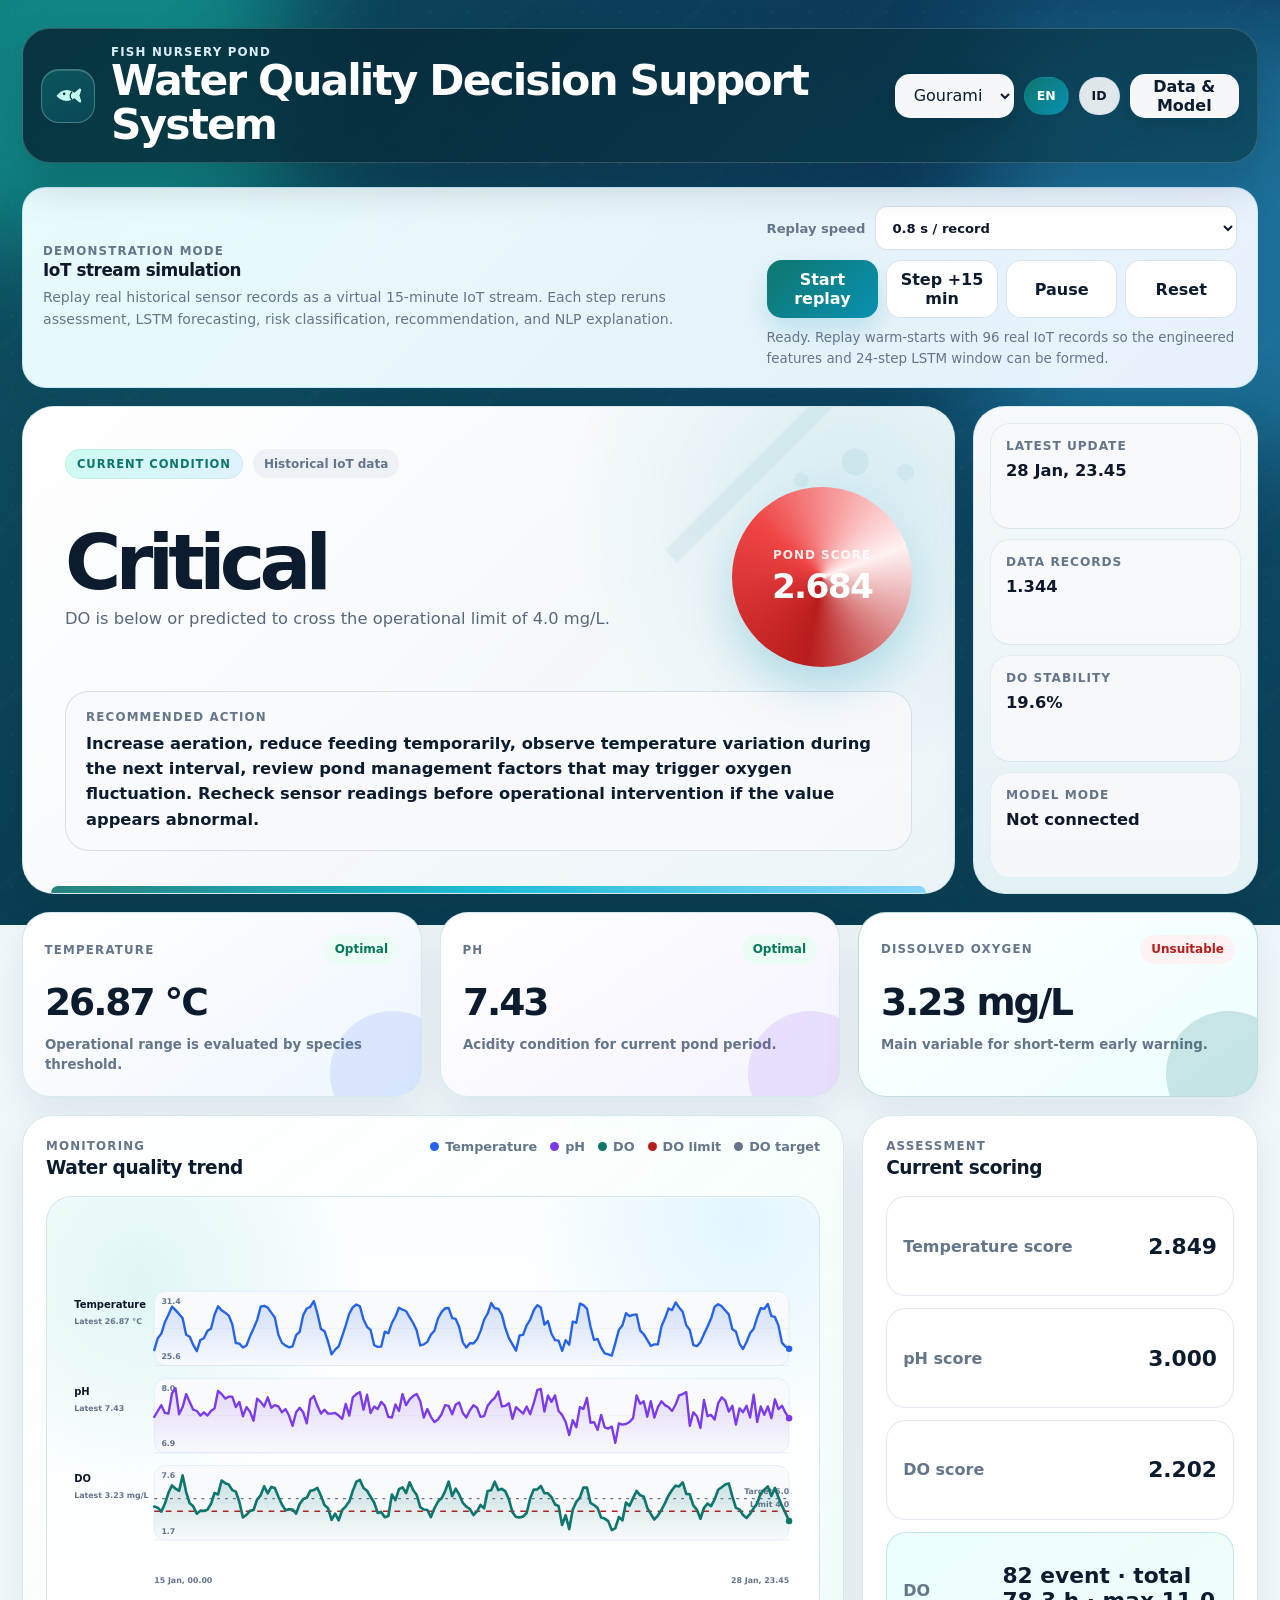
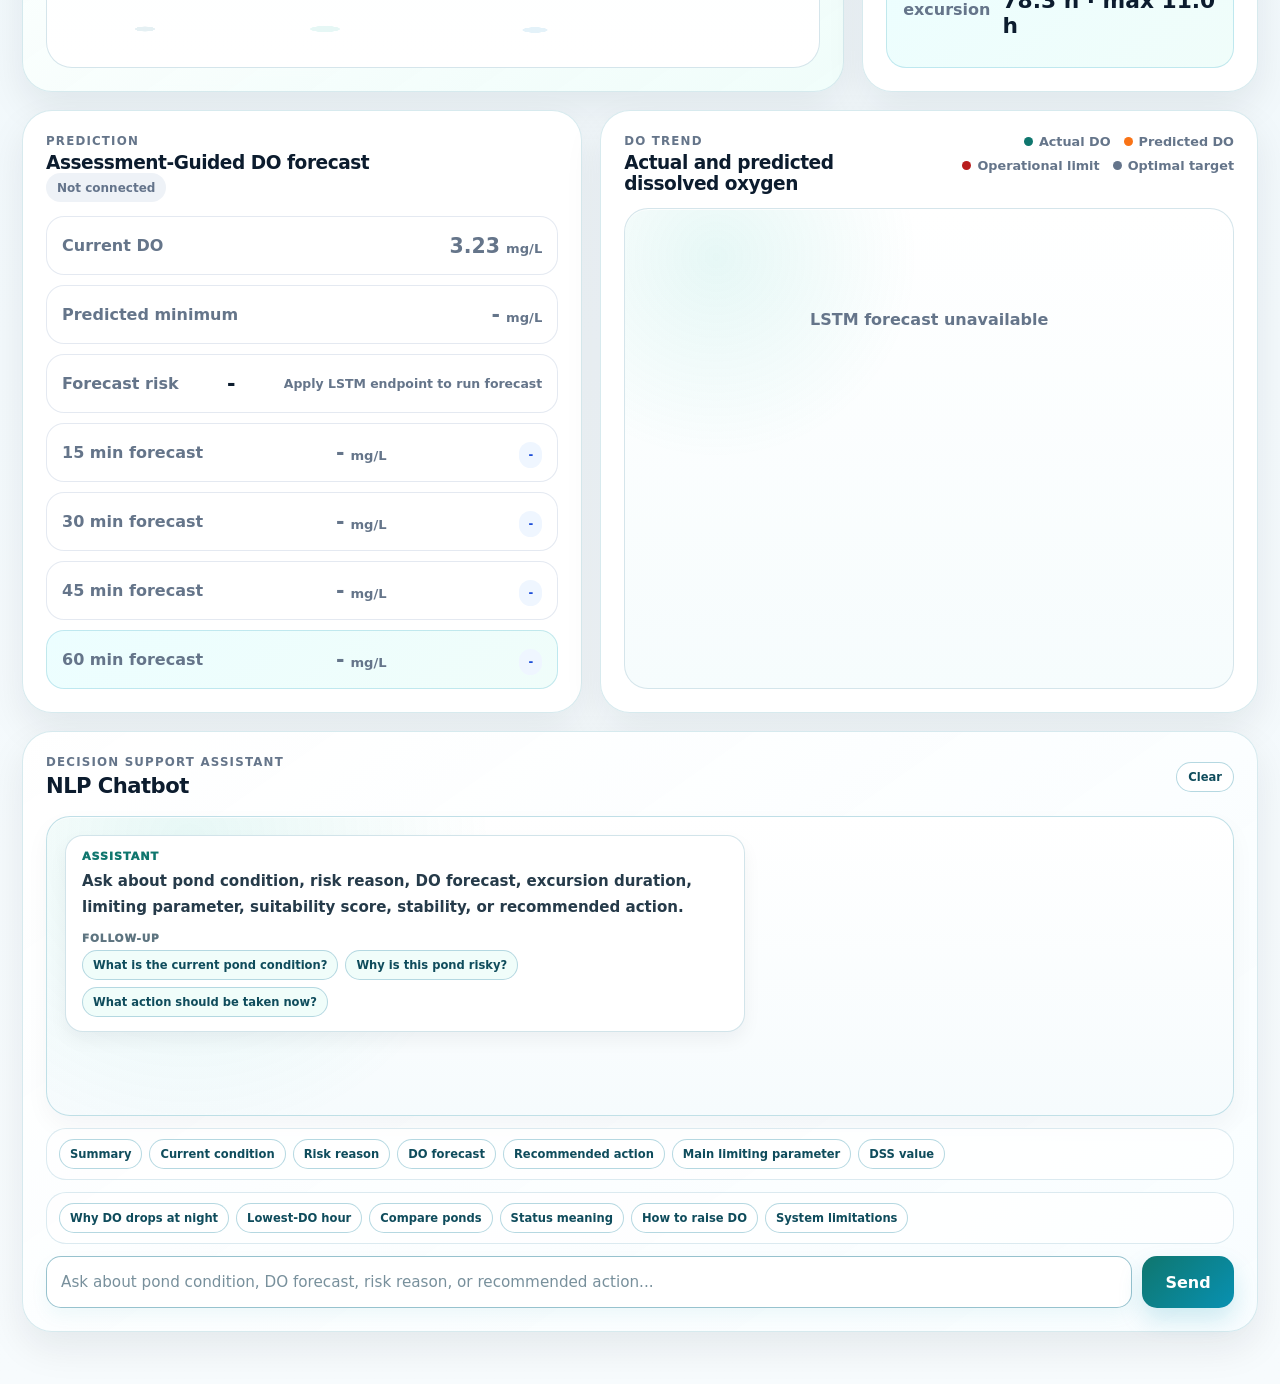
<file: index.html>
<!doctype html>
<html lang="en">
<head>
  <meta charset="utf-8" />
  <meta name="viewport" content="width=device-width, initial-scale=1" />
  <title>Nursery Pond Water Quality DSS</title>
  <link rel="icon" href="data:image/svg+xml,%3Csvg xmlns='http://www.w3.org/2000/svg' viewBox='0 0 64 64'%3E%3Cpath d='M10 33c8-11 20-15 33-6l8-7c2-2 5 0 4 3l-3 9 3 9c1 3-2 5-4 3l-8-7c-13 9-25 5-33-4Z' fill='%230f766e'/%3E%3Ccircle cx='24' cy='29' r='2.4' fill='%23fff'/%3E%3C/svg%3E" />
  <link rel="stylesheet" href="styles.css" />
</head>
<body>
  <div class="ambient ambient-one"></div>
  <div class="ambient ambient-two"></div>

  <div class="app-shell">
    <header class="topbar">
      <div class="brand-block">
        <div class="brand-mark" aria-hidden="true">
          <svg viewBox="0 0 64 64" role="img">
            <path d="M10 33c8-11 20-15 33-6l8-7c2-2 5 0 4 3l-3 9 3 9c1 3-2 5-4 3l-8-7c-13 9-25 5-33-4Z" fill="currentColor" opacity=".96"/>
            <circle cx="24" cy="29" r="2.4" fill="#07313a"/>
            <path d="M38 26c-4 4-4 9 0 13" fill="none" stroke="#07313a" stroke-width="2.4" stroke-linecap="round"/>
          </svg>
        </div>
        <div>
          <p class="eyebrow">Fish Nursery Pond</p>
          <h1>Water Quality Decision Support System</h1>
        </div>
      </div>
      <div class="top-actions">
        <select id="pondSelect" aria-label="Select pond"></select>
        <a class="lang-link active" href="index.html">EN</a><a class="lang-link" href="index_id.html">ID</a><button id="settingsBtn" class="secondary-btn">Data & Model</button>
      </div>
    </header>

    <main>
      <div id="dashboardView" class="tab-view active">
      <section class="simulation-toolbar" aria-label="IoT stream simulation">
        <div class="simulation-copy">
          <p class="muted-label">Demonstration mode</p>
          <h3>IoT stream simulation</h3>
          <p>Replay real historical sensor records as a virtual 15-minute IoT stream. Each step reruns assessment, LSTM forecasting, risk classification, recommendation, and NLP explanation.</p>
        </div>
        <div class="simulation-controls">
          <label class="sim-speed-label">Replay speed
            <select id="simSpeed">
              <option value="400">0.4 s / record</option>
              <option value="800" selected>0.8 s / record</option>
              <option value="1500">1.5 s / record</option>
              <option value="3000">3 s / record</option>
            </select>
          </label>
          <div class="sim-button-row">
            <button id="simStartBtn" class="primary-btn">Start replay</button>
            <button id="simStepBtn" class="secondary-btn">Step +15 min</button>
            <button id="simPauseBtn" class="secondary-btn">Pause</button>
            <button id="simResetBtn" class="secondary-btn">Reset</button>
          </div>
          <p id="simStatus" class="small-note sim-status">Ready. Replay warm-starts with 96 real IoT records so the engineered features and 24-step LSTM window can be formed.</p>
        </div>
      </section>

      <section class="status-dashboard">
        <article class="hero-card status-card">
          <div class="hero-watermark" aria-hidden="true"></div>
          <div class="status-meta">
            <span class="section-chip">Current condition</span>
            <span id="sourceLabel" class="pill neutral">Historical IoT data</span>
          </div>
          <div class="status-main">
            <div>
              <h2 id="mainStatus">-</h2>
              <p id="mainIssue" class="status-note">-</p>
            </div>
            <div class="score-orb">
              <span>Pond score</span>
              <strong id="pondScore">-</strong>
            </div>
          </div>
          <div class="recommendation-box compact-recommendation">
            <p class="muted-label">Recommended action</p>
            <p id="mainRecommendation">-</p>
          </div>
        </article>

        <aside class="side-summary">
          <div class="mini-stat">
            <span>Latest update</span>
            <strong id="lastUpdated">-</strong>
          </div>
          <div class="mini-stat">
            <span>Data records</span>
            <strong id="recordsCount">-</strong>
          </div>
          <div class="mini-stat">
            <span>DO stability</span>
            <strong id="doCvValue">-</strong>
          </div>
          <div class="mini-stat">
            <span>Model mode</span>
            <strong id="modelModeTop">Assessment-Guided LSTM</strong>
          </div>
        </aside>
      </section>

      <section class="metrics-grid">
        <article class="metric-card temperature-card">
          <div class="metric-topline">
            <p class="muted-label">Temperature</p>
            <span id="tempStatus" class="pill">-</span>
          </div>
          <strong id="tempValue">-</strong>
          <small>Operational range is evaluated by species threshold.</small>
        </article>
        <article class="metric-card ph-card">
          <div class="metric-topline">
            <p class="muted-label">pH</p>
            <span id="phStatus" class="pill">-</span>
          </div>
          <strong id="phValue">-</strong>
          <small>Acidity condition for current pond period.</small>
        </article>
        <article class="metric-card do-card emphasis">
          <div class="metric-topline">
            <p class="muted-label">Dissolved Oxygen</p>
            <span id="doStatus" class="pill">-</span>
          </div>
          <strong id="doValue">-</strong>
          <small>Main variable for short-term early warning.</small>
        </article>
      </section>

      <section class="workspace-grid">
        <article class="panel trend-panel">
          <div class="panel-header">
            <div>
              <p class="muted-label">Monitoring</p>
              <h3>Water quality trend</h3>
            </div>
            <div class="chart-legend">
              <span><i class="dot temp-dot"></i>Temperature</span>
              <span><i class="dot ph-dot"></i>pH</span>
              <span><i class="dot do-dot"></i>DO</span>
              <span><i class="dot limit-dot"></i>DO limit</span>
              <span><i class="dot target-dot"></i>DO target</span>
            </div>
          </div>
          <div id="chart" class="chart"></div>
        </article>

        <article class="panel assessment-panel">
          <div class="panel-header stacked-header">
            <div>
              <p class="muted-label">Assessment</p>
              <h3>Current scoring</h3>
            </div>
          </div>
          <div class="assessment-list">
            <div>
              <span>Temperature score</span>
              <strong id="tempScore">-</strong>
            </div>
            <div>
              <span>pH score</span>
              <strong id="phScore">-</strong>
            </div>
            <div>
              <span>DO score</span>
              <strong id="doScore">-</strong>
            </div>
            <div class="highlight-row">
              <span>DO excursion</span>
              <strong id="excursionValue">-</strong>
            </div>
          </div>
        </article>
      </section>

      <section class="forecast-layout">
        <article class="panel forecast-summary-panel">
          <div class="panel-header stacked-header">
            <div>
              <p class="muted-label">Prediction</p>
              <h3>Assessment-Guided DO forecast</h3>
            </div>
            <span id="modelBadge" class="model-badge">Assessment-Guided LSTM</span>
          </div>

          <div class="assessment-list forecast-summary-list">
            <div>
              <span>Current DO</span>
              <strong><span id="forecastCurrentDo">-</span> <small>mg/L</small></strong>
            </div>
            <div>
              <span>Predicted minimum</span>
              <strong><span id="forecastMinDo">-</span> <small>mg/L</small></strong>
            </div>
            <div>
              <span>Forecast risk</span>
              <strong id="forecastRisk" class="risk-word">-</strong>
              <small id="forecastTimeRisk">-</small>
            </div>
            <div>
              <span>15 min forecast</span>
              <strong><span id="forecast15">-</span> <small>mg/L</small></strong>
              <small id="forecast15Status" class="forecast-status neutral">-</small>
            </div>
            <div>
              <span>30 min forecast</span>
              <strong><span id="forecast30">-</span> <small>mg/L</small></strong>
              <small id="forecast30Status" class="forecast-status neutral">-</small>
            </div>
            <div>
              <span>45 min forecast</span>
              <strong><span id="forecast45">-</span> <small>mg/L</small></strong>
              <small id="forecast45Status" class="forecast-status neutral">-</small>
            </div>
            <div class="highlight-row">
              <span>60 min forecast</span>
              <strong><span id="forecast60">-</span> <small>mg/L</small></strong>
              <small id="forecast60Status" class="forecast-status neutral">-</small>
            </div>
          </div>
        </article>

        <article class="panel forecast-graph-panel">
          <div class="panel-header">
            <div>
              <p class="muted-label">DO trend</p>
              <h3>Actual and predicted dissolved oxygen</h3>
            </div>
            <div class="chart-legend forecast-legend">
              <span><i class="dot do-dot"></i>Actual DO</span>
              <span><i class="dot predicted-dot"></i>Predicted DO</span>
              <span><i class="dot limit-dot"></i>Operational limit</span>
              <span><i class="dot target-dot"></i>Optimal target</span>
            </div>
          </div>
          <div id="forecastChart" class="forecast-chart integrated-forecast-chart"></div>
        </article>
      </section>

      <section class="assistant-row">
        <article class="panel assistant-panel assistant-panel-wide">
          <div class="panel-header assistant-header">
            <div>
              <p class="muted-label">Decision Support Assistant</p>
              <h3>NLP Chatbot</h3>
            </div>
            <div class="assistant-actions">
              <button id="assistantClearBtn" class="assistant-clear" type="button">Clear</button>
            </div>
          </div>

          <div class="assistant-box">
            <div id="assistantMessages" class="assistant-messages" aria-live="polite"></div>

            <div class="quick-questions" aria-label="Quick questions">
              <button type="button" data-question="Give me a summary of the pond">Summary</button>
              <button type="button" data-question="What is the current pond condition?">Current condition</button>
              <button type="button" data-question="Why is the pond status risky?">Risk reason</button>
              <button type="button" data-question="What is the DO forecast for the next 60 minutes?">DO forecast</button>
              <button type="button" data-question="What action should be taken now?">Recommended action</button>
              <button type="button" data-question="Which parameter is the main limiting factor?">Main limiting parameter</button>
              <button type="button" data-question="What is the value added beyond threshold-only monitoring?">DSS value</button>
            </div>
            <div class="quick-questions quick-questions-knowledge" aria-label="Knowledge and analysis questions">
              <button type="button" data-question="Why does DO drop at night?">Why DO drops at night</button>
              <button type="button" data-question="What time is DO lowest?">Lowest-DO hour</button>
              <button type="button" data-question="Compare the ponds">Compare ponds</button>
              <button type="button" data-question="What does warning status mean?">Status meaning</button>
              <button type="button" data-question="How to raise DO in the pond?">How to raise DO</button>
              <button type="button" data-question="What are the limitations?">System limitations</button>
            </div>

            <div class="assistant-input-row">
              <input id="assistantInput" type="text" placeholder="Ask about pond condition, DO forecast, risk reason, or recommended action..." />
              <button id="assistantAskBtn" class="primary-btn" type="button">Send</button>
            </div>
          </div>
        </article>
      </section>
      </div>
    </main>
  </div>

  <aside id="settingsPanel" class="settings-panel" aria-hidden="true">
    <div class="settings-card">
      <div class="settings-header">
        <div>
          <p class="muted-label">Configuration</p>
          <h3>Data & Model</h3>
        </div>
        <button id="closeSettingsBtn" class="icon-btn" aria-label="Close">×</button>
      </div>

      <div class="setting-block">
        <h4>Data source</h4>
        <label class="file-drop">
          <input id="csvInput" type="file" accept=".csv,text/csv" />
          <span>Upload CSV</span>
        </label>
        <button id="resetDataBtn" class="secondary-btn full-btn">Reset historical dataset</button>
      </div>

      <div class="setting-block">
        <h4>Live IoT data</h4>
        <label>Live/Firebase REST URL</label>
        <input id="firebaseUrl" type="text" value="https://klasifikasi-ikan-default-rtdb.asia-southeast1.firebasedatabase.app/readings/latest.json" placeholder="https://project-id-default-rtdb.firebaseio.com/readings/latest.json" />
        <div class="button-row">
          <button id="startLiveBtn" class="primary-btn">Connect</button>
          <button id="stopLiveBtn" class="secondary-btn">Stop</button>
        </div>
        <p id="liveStatus" class="small-note">Disconnected</p>
      </div>

      <div class="setting-block">
        <h4>Prediction model</h4>
        <label>Assessment-Guided LSTM API endpoint</label>
        <input id="lstmUrl" type="text" value="http://127.0.0.1:8000/predict" placeholder="http://127.0.0.1:8000/predict" />
        <button id="applyModelBtn" class="primary-btn full-btn">Apply model endpoint</button>
        <p class="small-note">Required for DO prediction. The endpoint should use the Assessment-Guided Multi-Horizon LSTM model and show prediction only when active.</p>
      </div>

      <div class="setting-block">
        <h4>Manual what-if simulation</h4>
        <div class="manual-form">
          <label class="field-group">Temperature (°C)
            <input id="manualTemp" type="number" step="0.01" placeholder="contoh: 28.10" />
          </label>
          <label class="field-group">pH
            <input id="manualPh" type="number" step="0.01" placeholder="contoh: 7.42" />
          </label>
          <label class="field-group">Dissolved oxygen (mg/L)
            <input id="manualDo" type="number" step="0.01" placeholder="contoh: 4.35" />
          </label>
        </div>
        <button id="addManualBtn" class="secondary-btn full-btn">Apply simulated reading</button>
        <p class="small-note">The entered value is appended as the next 15-minute reading. Previous context remains real IoT historical/replay data. This mode demonstrates DSS behavior and is not a substitute for field validation.</p>
      </div>

      <div class="setting-block no-border">
        <button id="downloadBtn" class="secondary-btn full-btn">Download current dataset</button>
      </div>
    </div>
  </aside>

  <script>window.APP_LANG="en";</script>
  <script src="historical-data.js"></script>
  <script src="nlp.js"></script>
  <script src="nlp_answers.js"></script>
  <script src="app.js"></script>
</body>
</html>
</file>
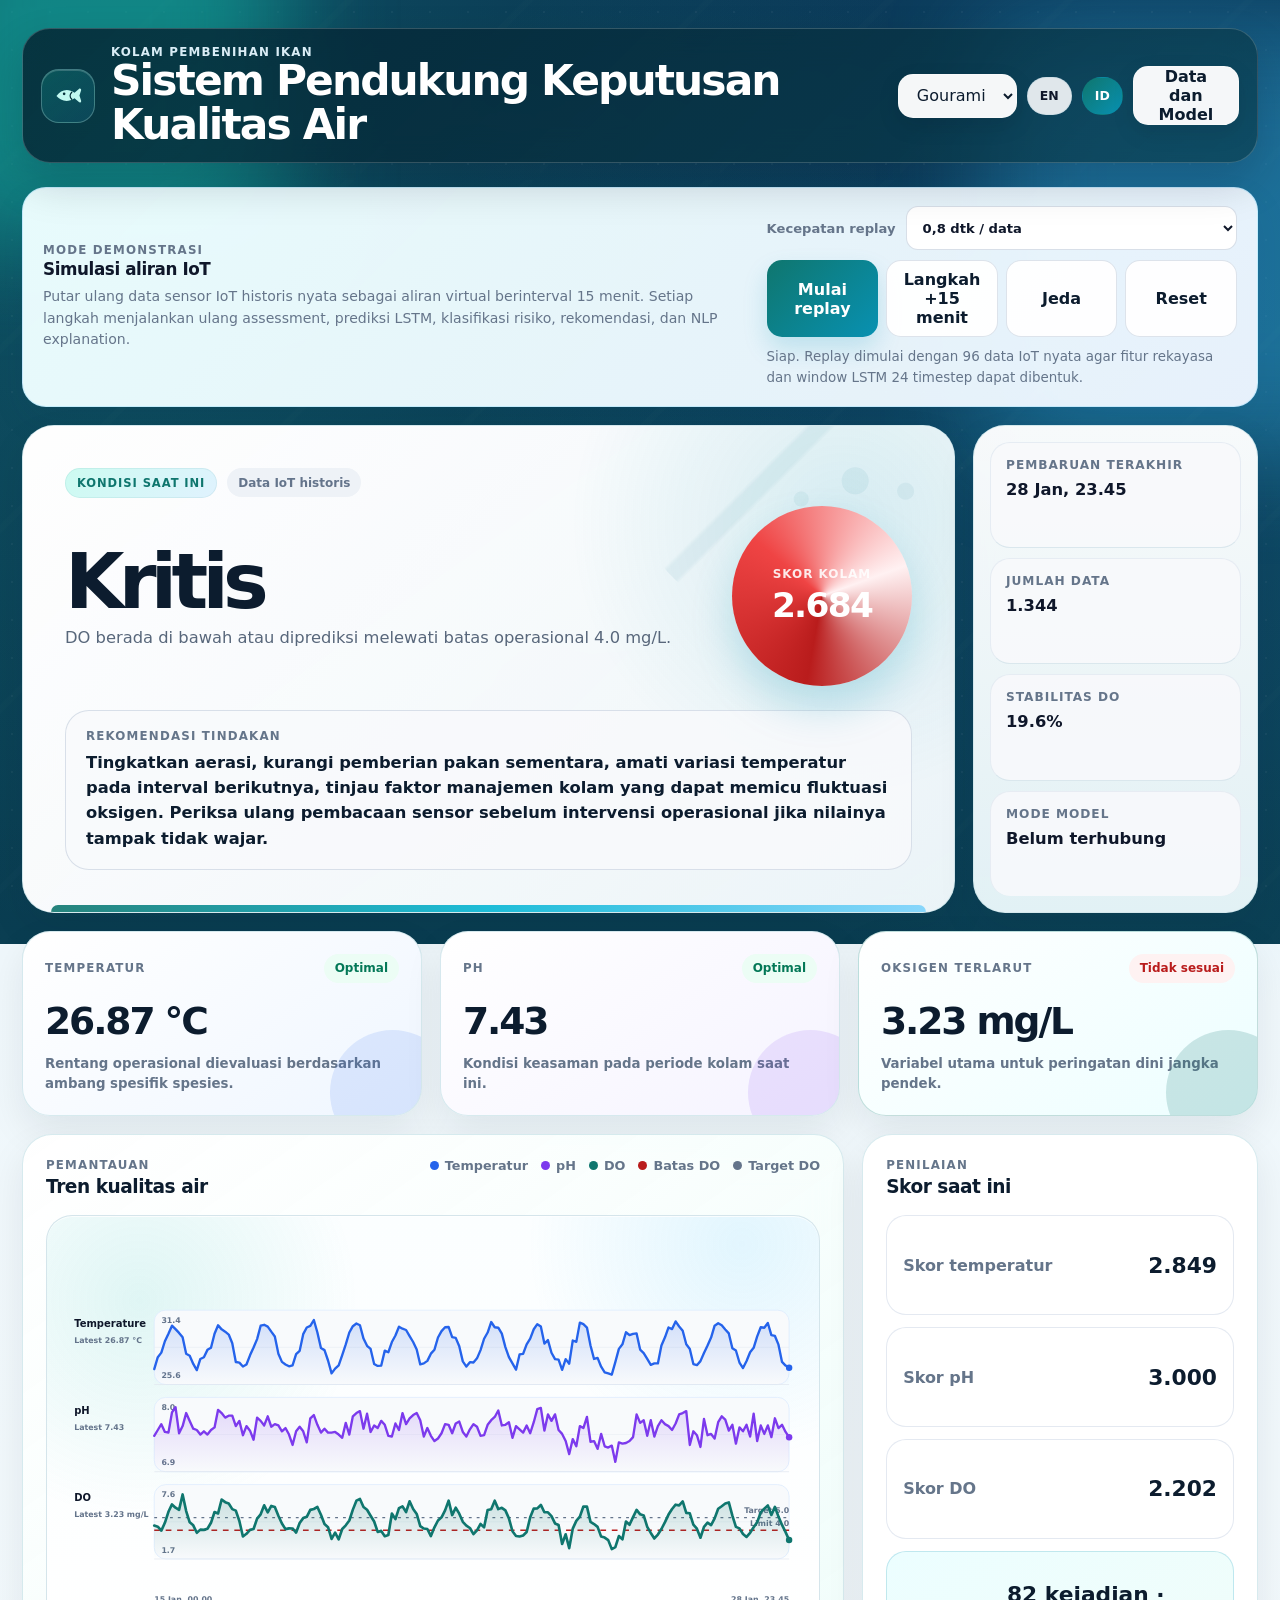
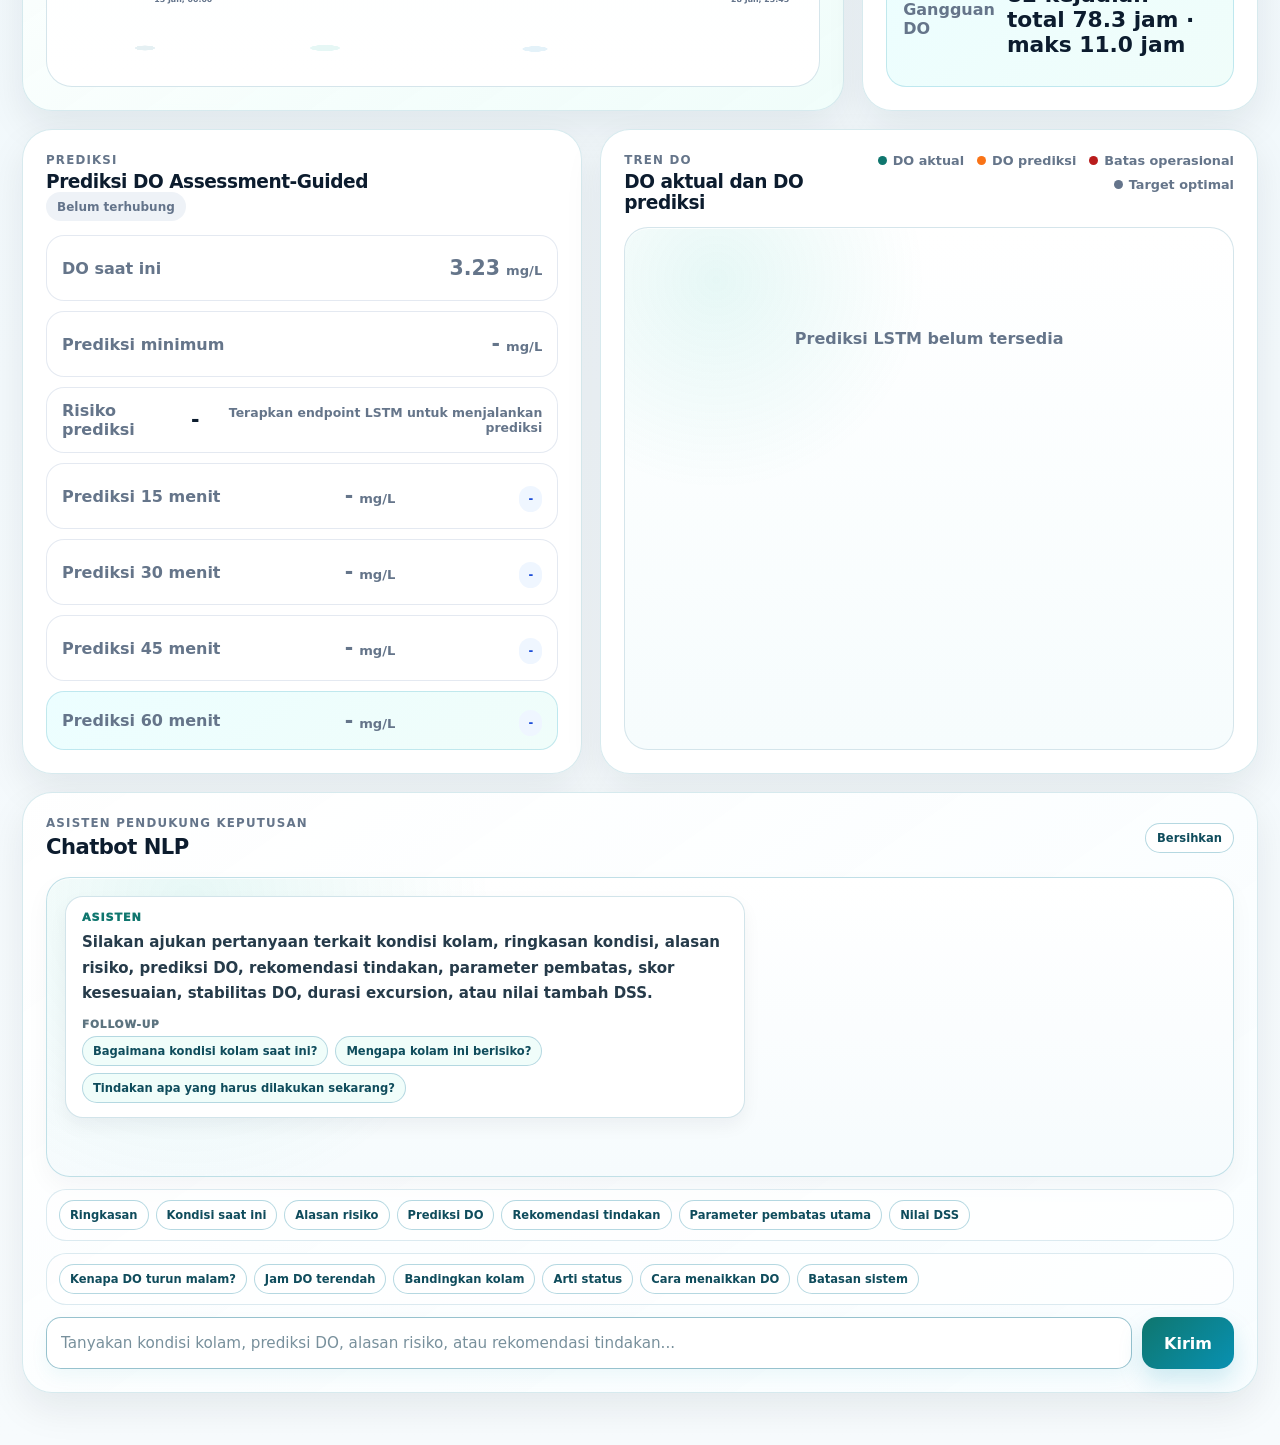
<file: index_id.html>
<!doctype html>
<html lang="id">
<head>
  <meta charset="utf-8" />
  <meta name="viewport" content="width=device-width, initial-scale=1" />
  <title>Sistem Pendukung Keputusan Kualitas Air Kolam Pembenihan</title>
  <link rel="icon" href="data:image/svg+xml,%3Csvg xmlns='http://www.w3.org/2000/svg' viewBox='0 0 64 64'%3E%3Cpath d='M10 33c8-11 20-15 33-6l8-7c2-2 5 0 4 3l-3 9 3 9c1 3-2 5-4 3l-8-7c-13 9-25 5-33-4Z' fill='%230f766e'/%3E%3Ccircle cx='24' cy='29' r='2.4' fill='%23fff'/%3E%3C/svg%3E" />
  <link rel="stylesheet" href="styles.css" />
<style>.quick-questions::before{content:"Pertanyaan yang disarankan";}.quick-questions-knowledge::before{content:"Pertanyaan pengetahuan dan analisis";}</style>
</head>
<body>
  <div class="ambient ambient-one"></div>
  <div class="ambient ambient-two"></div>

  <div class="app-shell">
    <header class="topbar">
      <div class="brand-block">
        <div class="brand-mark" aria-hidden="true">
          <svg viewBox="0 0 64 64" role="img">
            <path d="M10 33c8-11 20-15 33-6l8-7c2-2 5 0 4 3l-3 9 3 9c1 3-2 5-4 3l-8-7c-13 9-25 5-33-4Z" fill="currentColor" opacity=".96"/>
            <circle cx="24" cy="29" r="2.4" fill="#07313a"/>
            <path d="M38 26c-4 4-4 9 0 13" fill="none" stroke="#07313a" stroke-width="2.4" stroke-linecap="round"/>
          </svg>
        </div>
        <div>
          <p class="eyebrow">Kolam Pembenihan Ikan</p>
          <h1>Sistem Pendukung Keputusan Kualitas Air</h1>
        </div>
      </div>
      <div class="top-actions">
        <select id="pondSelect" aria-label="Pilih kolam"></select>
        <a class="lang-link" href="index.html">EN</a><a class="lang-link active" href="index_id.html">ID</a><button id="settingsBtn" class="secondary-btn">Data dan Model</button>
      </div>
    </header>

    <main>
      <div id="dashboardView" class="tab-view active">
      <section class="simulation-toolbar" aria-label="Simulasi aliran IoT">
        <div class="simulation-copy">
          <p class="muted-label">Mode demonstrasi</p>
          <h3>Simulasi aliran IoT</h3>
          <p>Putar ulang data sensor IoT historis nyata sebagai aliran virtual berinterval 15 menit. Setiap langkah menjalankan ulang assessment, prediksi LSTM, klasifikasi risiko, rekomendasi, dan NLP explanation.</p>
        </div>
        <div class="simulation-controls">
          <label class="sim-speed-label">Kecepatan replay
            <select id="simSpeed">
              <option value="400">0,4 dtk / data</option>
              <option value="800" selected>0,8 dtk / data</option>
              <option value="1500">1,5 dtk / data</option>
              <option value="3000">3 dtk / data</option>
            </select>
          </label>
          <div class="sim-button-row">
            <button id="simStartBtn" class="primary-btn">Mulai replay</button>
            <button id="simStepBtn" class="secondary-btn">Langkah +15 menit</button>
            <button id="simPauseBtn" class="secondary-btn">Jeda</button>
            <button id="simResetBtn" class="secondary-btn">Reset</button>
          </div>
          <p id="simStatus" class="small-note sim-status">Siap. Replay dimulai dengan 96 data IoT nyata agar fitur rekayasa dan window LSTM 24 timestep dapat dibentuk.</p>
        </div>
      </section>

      <section class="status-dashboard">
        <article class="hero-card status-card">
          <div class="hero-watermark" aria-hidden="true"></div>
          <div class="status-meta">
            <span class="section-chip">Kondisi saat ini</span>
            <span id="sourceLabel" class="pill neutral">Data IoT historis</span>
          </div>
          <div class="status-main">
            <div>
              <h2 id="mainStatus">-</h2>
              <p id="mainIssue" class="status-note">-</p>
            </div>
            <div class="score-orb">
              <span>Skor kolam</span>
              <strong id="pondScore">-</strong>
            </div>
          </div>
          <div class="recommendation-box compact-recommendation">
            <p class="muted-label">Rekomendasi tindakan</p>
            <p id="mainRecommendation">-</p>
          </div>
        </article>

        <aside class="side-summary">
          <div class="mini-stat">
            <span>Pembaruan terakhir</span>
            <strong id="lastUpdated">-</strong>
          </div>
          <div class="mini-stat">
            <span>Jumlah data</span>
            <strong id="recordsCount">-</strong>
          </div>
          <div class="mini-stat">
            <span>Stabilitas DO</span>
            <strong id="doCvValue">-</strong>
          </div>
          <div class="mini-stat">
            <span>Mode model</span>
            <strong id="modelModeTop">Assessment-Guided LSTM</strong>
          </div>
        </aside>
      </section>

      <section class="metrics-grid">
        <article class="metric-card temperature-card">
          <div class="metric-topline">
            <p class="muted-label">Temperatur</p>
            <span id="tempStatus" class="pill">-</span>
          </div>
          <strong id="tempValue">-</strong>
          <small>Rentang operasional dievaluasi berdasarkan ambang spesifik spesies.</small>
        </article>
        <article class="metric-card ph-card">
          <div class="metric-topline">
            <p class="muted-label">pH</p>
            <span id="phStatus" class="pill">-</span>
          </div>
          <strong id="phValue">-</strong>
          <small>Kondisi keasaman pada periode kolam saat ini.</small>
        </article>
        <article class="metric-card do-card emphasis">
          <div class="metric-topline">
            <p class="muted-label">Oksigen Terlarut</p>
            <span id="doStatus" class="pill">-</span>
          </div>
          <strong id="doValue">-</strong>
          <small>Variabel utama untuk peringatan dini jangka pendek.</small>
        </article>
      </section>

      <section class="workspace-grid">
        <article class="panel trend-panel">
          <div class="panel-header">
            <div>
              <p class="muted-label">Pemantauan</p>
              <h3>Tren kualitas air</h3>
            </div>
            <div class="chart-legend">
              <span><i class="dot temp-dot"></i>Temperatur</span>
              <span><i class="dot ph-dot"></i>pH</span>
              <span><i class="dot do-dot"></i>DO</span>
              <span><i class="dot limit-dot"></i>Batas DO</span>
              <span><i class="dot target-dot"></i>Target DO</span>
            </div>
          </div>
          <div id="chart" class="chart"></div>
        </article>

        <article class="panel assessment-panel">
          <div class="panel-header stacked-header">
            <div>
              <p class="muted-label">Penilaian</p>
              <h3>Skor saat ini</h3>
            </div>
          </div>
          <div class="assessment-list">
            <div>
              <span>Skor temperatur</span>
              <strong id="tempScore">-</strong>
            </div>
            <div>
              <span>Skor pH</span>
              <strong id="phScore">-</strong>
            </div>
            <div>
              <span>Skor DO</span>
              <strong id="doScore">-</strong>
            </div>
            <div class="highlight-row">
              <span>Gangguan DO</span>
              <strong id="excursionValue">-</strong>
            </div>
          </div>
        </article>
      </section>

      <section class="forecast-layout">
        <article class="panel forecast-summary-panel">
          <div class="panel-header stacked-header">
            <div>
              <p class="muted-label">Prediksi</p>
              <h3>Prediksi DO Assessment-Guided</h3>
            </div>
            <span id="modelBadge" class="model-badge">Assessment-Guided LSTM</span>
          </div>

          <div class="assessment-list forecast-summary-list">
            <div>
              <span>DO saat ini</span>
              <strong><span id="forecastCurrentDo">-</span> <small>mg/L</small></strong>
            </div>
            <div>
              <span>Prediksi minimum</span>
              <strong><span id="forecastMinDo">-</span> <small>mg/L</small></strong>
            </div>
            <div>
              <span>Risiko prediksi</span>
              <strong id="forecastRisk" class="risk-word">-</strong>
              <small id="forecastTimeRisk">-</small>
            </div>
            <div>
              <span>Prediksi 15 menit</span>
              <strong><span id="forecast15">-</span> <small>mg/L</small></strong>
              <small id="forecast15Status" class="forecast-status neutral">-</small>
            </div>
            <div>
              <span>Prediksi 30 menit</span>
              <strong><span id="forecast30">-</span> <small>mg/L</small></strong>
              <small id="forecast30Status" class="forecast-status neutral">-</small>
            </div>
            <div>
              <span>Prediksi 45 menit</span>
              <strong><span id="forecast45">-</span> <small>mg/L</small></strong>
              <small id="forecast45Status" class="forecast-status neutral">-</small>
            </div>
            <div class="highlight-row">
              <span>Prediksi 60 menit</span>
              <strong><span id="forecast60">-</span> <small>mg/L</small></strong>
              <small id="forecast60Status" class="forecast-status neutral">-</small>
            </div>
          </div>
        </article>

        <article class="panel forecast-graph-panel">
          <div class="panel-header">
            <div>
              <p class="muted-label">Tren DO</p>
              <h3>DO aktual dan DO prediksi</h3>
            </div>
            <div class="chart-legend forecast-legend">
              <span><i class="dot do-dot"></i>DO aktual</span>
              <span><i class="dot predicted-dot"></i>DO prediksi</span>
              <span><i class="dot limit-dot"></i>Batas operasional</span>
              <span><i class="dot target-dot"></i>Target optimal</span>
            </div>
          </div>
          <div id="forecastChart" class="forecast-chart integrated-forecast-chart"></div>
        </article>
      </section>

      <section class="assistant-row">
        <article class="panel assistant-panel assistant-panel-wide">
          <div class="panel-header assistant-header">
            <div>
              <p class="muted-label">Asisten Pendukung Keputusan</p>
              <h3>Chatbot NLP</h3>
            </div>
            <div class="assistant-actions">
              <button id="assistantClearBtn" class="assistant-clear" type="button">Bersihkan</button>
            </div>
          </div>

          <div class="assistant-box">
            <div id="assistantMessages" class="assistant-messages" aria-live="polite"></div>

            <div class="quick-questions" aria-label="Pertanyaan cepat">
              <button type="button" data-question="Berikan ringkasan kondisi kolam">Ringkasan</button>
              <button type="button" data-question="Bagaimana kondisi kolam saat ini?">Kondisi saat ini</button>
              <button type="button" data-question="Mengapa status kolam berisiko?">Alasan risiko</button>
              <button type="button" data-question="Bagaimana prediksi DO untuk 60 menit ke depan?">Prediksi DO</button>
              <button type="button" data-question="Tindakan apa yang harus dilakukan sekarang?">Rekomendasi tindakan</button>
              <button type="button" data-question="Parameter apa yang menjadi pembatas utama?">Parameter pembatas utama</button>
              <button type="button" data-question="Apa nilai tambah dibanding monitoring berbasis threshold-only?">Nilai DSS</button>
            </div>
            <div class="quick-questions quick-questions-knowledge" aria-label="Pertanyaan pengetahuan dan analisis">
              <button type="button" data-question="Kenapa DO turun di malam hari?">Kenapa DO turun malam?</button>
              <button type="button" data-question="Jam berapa DO paling rendah?">Jam DO terendah</button>
              <button type="button" data-question="Bandingkan semua kolam">Bandingkan kolam</button>
              <button type="button" data-question="Apa arti status waspada?">Arti status</button>
              <button type="button" data-question="Bagaimana cara menaikkan DO?">Cara menaikkan DO</button>
              <button type="button" data-question="Apa keterbatasan sistem ini?">Batasan sistem</button>
            </div>

            <div class="assistant-input-row">
              <input id="assistantInput" type="text" placeholder="Tanyakan kondisi kolam, prediksi DO, alasan risiko, atau rekomendasi tindakan..." />
              <button id="assistantAskBtn" class="primary-btn" type="button">Kirim</button>
            </div>
          </div>
        </article>
      </section>
      </div>
    </main>
  </div>

  <aside id="settingsPanel" class="settings-panel" aria-hidden="true">
    <div class="settings-card">
      <div class="settings-header">
        <div>
          <p class="muted-label">Konfigurasi</p>
          <h3>Data dan Model</h3>
        </div>
        <button id="closeSettingsBtn" class="icon-btn" aria-label="Tutup">×</button>
      </div>

      <div class="setting-block">
        <h4>Sumber data</h4>
        <label class="file-drop">
          <input id="csvInput" type="file" accept=".csv,text/csv" />
          <span>Unggah CSV</span>
        </label>
        <button id="resetDataBtn" class="secondary-btn full-btn">Reset dataset historis</button>
      </div>

      <div class="setting-block">
        <h4>Data IoT langsung</h4>
        <label>URL REST Langsung/Firebase</label>
        <input id="firebaseUrl" type="text" value="https://klasifikasi-ikan-default-rtdb.asia-southeast1.firebasedatabase.app/readings/latest.json" placeholder="https://project-id-default-rtdb.firebaseio.com/readings/latest.json" />
        <div class="button-row">
          <button id="startLiveBtn" class="primary-btn">Hubungkan</button>
          <button id="stopLiveBtn" class="secondary-btn">Hentikan</button>
        </div>
        <p id="liveStatus" class="small-note">Terputus</p>
      </div>

      <div class="setting-block">
        <h4>Model prediksi</h4>
        <label>Endpoint API Assessment-Guided LSTM</label>
        <input id="lstmUrl" type="text" value="http://127.0.0.1:8000/predict" placeholder="http://127.0.0.1:8000/predict" />
        <button id="applyModelBtn" class="primary-btn full-btn">Terapkan endpoint model</button>
        <p class="small-note">Wajib diisi untuk prediksi DO. Endpoint harus menggunakan model Assessment-Guided Multi-Horizon LSTM dan prediksi hanya tampil jika aktif.</p>
      </div>

      <div class="setting-block">
        <h4>Simulasi manual / what-if</h4>
        <div class="manual-form">
          <label class="field-group">Temperatur (°C)
            <input id="manualTemp" type="number" step="0.01" placeholder="contoh: 28.10" />
          </label>
          <label class="field-group">pH
            <input id="manualPh" type="number" step="0.01" placeholder="contoh: 7.42" />
          </label>
          <label class="field-group">Oksigen terlarut (mg/L)
            <input id="manualDo" type="number" step="0.01" placeholder="contoh: 4.35" />
          </label>
        </div>
        <button id="addManualBtn" class="secondary-btn full-btn">Terapkan data simulasi</button>
        <p class="small-note">Nilai yang dimasukkan ditambahkan sebagai pembacaan 15 menit berikutnya. Konteks sebelumnya tetap berasal dari data IoT historis/replay nyata. Mode ini untuk demonstrasi perilaku DSS dan bukan pengganti validasi lapangan.</p>
      </div>

      <div class="setting-block no-border">
        <button id="downloadBtn" class="secondary-btn full-btn">Unduh dataset saat ini</button>
      </div>
    </div>
  </aside>

  <script>window.APP_LANG="id";</script>
  <script src="historical-data.js"></script>
  <script src="nlp.js"></script>
  <script src="nlp_answers.js"></script>
  <script src="app.js"></script>
</body>
</html>
</file>
<file: styles.css>
:root {
  --bg: #07131f;
  --bg-2: #0b1b2a;
  --surface: rgba(255, 255, 255, 0.94);
  --surface-solid: #ffffff;
  --surface-soft: #f4f7fb;
  --surface-dark: rgba(11, 27, 42, 0.82);
  --text: #0c1c2e;
  --text-invert: #f8fbff;
  --muted: #65758a;
  --muted-invert: #b6c8da;
  --border: rgba(203, 213, 225, 0.75);
  --primary: #0f766e;
  --primary-2: #0891b2;
  --primary-soft: #e6fffb;
  --warning: #b45309;
  --warning-soft: #fff7ed;
  --danger: #b91c1c;
  --danger-soft: #fef2f2;
  --safe: #047857;
  --safe-soft: #ecfdf5;
  --blue: #2563eb;
  --purple: #7c3aed;
  --shadow: 0 22px 70px rgba(2, 8, 23, 0.18);
  --shadow-soft: 0 14px 34px rgba(15, 23, 42, 0.10);
  --radius-xl: 32px;
  --radius-lg: 24px;
  --radius-md: 18px;
}

* { box-sizing: border-box; }

html { scroll-behavior: smooth; }

body {
  margin: 0;
  min-height: 100vh;
  background:
    linear-gradient(135deg, rgba(8, 145, 178, 0.16), rgba(15, 118, 110, 0.05) 38%, transparent 72%),
    radial-gradient(circle at 15% 5%, rgba(34, 211, 238, 0.18), transparent 28%),
    radial-gradient(circle at 88% 18%, rgba(16, 185, 129, 0.14), transparent 24%),
    linear-gradient(180deg, var(--bg), var(--bg-2) 42%, #eef3f8 42%, #f5f8fb 100%);
  color: var(--text);
  font-family: Inter, ui-sans-serif, system-ui, -apple-system, BlinkMacSystemFont, "Segoe UI", sans-serif;
}

button, input, select { font: inherit; }
button { cursor: pointer; }

.ambient {
  position: fixed;
  pointer-events: none;
  filter: blur(55px);
  opacity: 0.55;
  z-index: -1;
}
.ambient-one { width: 360px; height: 360px; left: -80px; top: -120px; background: #14b8a6; }
.ambient-two { width: 420px; height: 420px; right: -130px; top: 30px; background: #38bdf8; opacity: 0.35; }

.app-shell {
  width: min(1240px, calc(100% - 44px));
  margin: 0 auto;
  padding: 28px 0 52px;
}

.topbar {
  display: flex;
  align-items: center;
  justify-content: space-between;
  gap: 22px;
  color: var(--text-invert);
  margin-bottom: 24px;
}

.brand-block { display: flex; align-items: center; gap: 16px; }
.brand-mark {
  display: grid;
  place-items: center;
  flex: 0 0 auto;
  width: 54px;
  height: 54px;
  border: 1px solid rgba(255, 255, 255, 0.16);
  border-radius: 18px;
  background: linear-gradient(135deg, rgba(255,255,255,0.16), rgba(255,255,255,0.04));
  box-shadow: inset 0 1px 0 rgba(255,255,255,0.18);
  color: #dffcff;
  font-weight: 900;
  letter-spacing: -0.05em;
}

.eyebrow, .muted-label {
  margin: 0;
  color: var(--muted);
  font-size: 0.74rem;
  font-weight: 850;
  letter-spacing: 0.10em;
  text-transform: uppercase;
}
.topbar .eyebrow { color: var(--muted-invert); }

h1, h2, h3, h4, p { margin-top: 0; }

h1 {
  margin-bottom: 0;
  color: var(--text-invert);
  font-size: clamp(1.6rem, 3.4vw, 2.65rem);
  line-height: 1.03;
  letter-spacing: -0.045em;
}

h2 {
  margin: 8px 0 8px;
  font-size: clamp(2.4rem, 6vw, 5.4rem);
  line-height: 0.88;
  letter-spacing: -0.075em;
}

h3 { margin: 4px 0 0; font-size: 1.16rem; letter-spacing: -0.025em; }
h4 { margin-bottom: 8px; }

.top-actions { display: flex; align-items: center; gap: 10px; }

.tab-view { display: none; }
.tab-view.active { display: block; }

select, input {
  min-height: 44px;
  border: 1px solid rgba(203, 213, 225, 0.8);
  border-radius: 15px;
  background: rgba(255, 255, 255, 0.94);
  color: var(--text);
  padding: 0 14px;
  outline: none;
}

select:focus, input:focus {
  border-color: var(--primary-2);
  box-shadow: 0 0 0 4px rgba(8, 145, 178, 0.16);
}

.primary-btn, .secondary-btn {
  min-height: 44px;
  border-radius: 15px;
  padding: 0 16px;
  font-weight: 850;
  transition: transform 0.18s ease, box-shadow 0.18s ease, background 0.18s ease;
}
.primary-btn {
  border: 0;
  background: linear-gradient(135deg, var(--primary), var(--primary-2));
  color: #fff;
  box-shadow: 0 12px 24px rgba(8, 145, 178, 0.18);
}
.secondary-btn {
  border: 1px solid rgba(203, 213, 225, 0.65);
  background: rgba(255, 255, 255, 0.94);
  color: var(--text);
}
.primary-btn:hover, .secondary-btn:hover { transform: translateY(-1px); }
.full-btn { width: 100%; }

.status-dashboard {
  display: grid;
  grid-template-columns: minmax(0, 1fr) 285px;
  gap: 18px;
  align-items: stretch;
}

.hero-card, .panel, .metric-card, .side-summary {
  border: 1px solid rgba(226, 232, 240, 0.72);
  background: var(--surface);
  box-shadow: var(--shadow);
  backdrop-filter: blur(20px);
}

.hero-card {
  position: relative;
  overflow: hidden;
  border-radius: var(--radius-xl);
  padding: clamp(24px, 4vw, 42px);
}
.hero-card::before {
  content: "";
  position: absolute;
  inset: 0;
  background:
    radial-gradient(circle at 88% 20%, rgba(8, 145, 178, 0.13), transparent 30%),
    linear-gradient(135deg, rgba(255,255,255,0.8), rgba(241, 245, 249, 0.48));
  z-index: -1;
}
.status-meta { display: flex; align-items: center; gap: 10px; flex-wrap: wrap; }
.section-chip {
  display: inline-flex;
  align-items: center;
  min-height: 30px;
  border-radius: 999px;
  background: #e6fffb;
  color: #0f766e;
  padding: 0 12px;
  font-size: 0.72rem;
  font-weight: 900;
  letter-spacing: .08em;
  text-transform: uppercase;
}
.status-main {
  display: grid;
  grid-template-columns: 1fr 180px;
  gap: 22px;
  align-items: center;
  margin-top: 8px;
}
.status-note {
  margin: 0;
  max-width: 760px;
  color: #58677b;
  font-size: 1.02rem;
  line-height: 1.68;
}
.score-orb {
  aspect-ratio: 1;
  border-radius: 999px;
  display: grid;
  place-items: center;
  align-content: center;
  gap: 4px;
  background: conic-gradient(from 190deg, #0f766e, #0891b2, #dffcff, #0f766e);
  color: white;
  box-shadow: 0 22px 42px rgba(8, 145, 178, 0.22);
}
.score-orb span { font-size: .75rem; font-weight: 800; opacity: .88; text-transform: uppercase; letter-spacing: .08em; }
.score-orb strong { font-size: 2.15rem; letter-spacing: -.05em; }
.compact-recommendation { margin-top: 24px; }
.recommendation-box {
  border: 1px solid rgba(203, 213, 225, 0.72);
  border-radius: var(--radius-lg);
  background: rgba(248, 250, 252, 0.84);
  padding: 18px 20px;
}
.recommendation-box p:last-child {
  margin: 7px 0 0;
  color: var(--text);
  font-size: 1.02rem;
  font-weight: 800;
  line-height: 1.55;
}

.side-summary {
  display: grid;
  gap: 10px;
  border-radius: var(--radius-xl);
  padding: 16px;
}
.mini-stat {
  border: 1px solid rgba(226, 232, 240, .78);
  border-radius: 20px;
  background: rgba(248, 250, 252, .86);
  padding: 15px;
}
.mini-stat span {
  display: block;
  color: var(--muted);
  font-size: .76rem;
  font-weight: 800;
  text-transform: uppercase;
  letter-spacing: .08em;
}
.mini-stat strong {
  display: block;
  margin-top: 8px;
  font-size: 1.02rem;
  color: var(--text);
  word-break: break-word;
}

.metrics-grid {
  display: grid;
  grid-template-columns: repeat(3, minmax(0, 1fr));
  gap: 16px;
  margin: 18px 0;
}
.metric-card {
  position: relative;
  overflow: hidden;
  min-height: 158px;
  border-radius: 28px;
  padding: 22px;
  box-shadow: var(--shadow-soft);
}
.metric-card::after {
  content: "";
  position: absolute;
  right: -34px;
  bottom: -40px;
  width: 125px;
  height: 125px;
  border-radius: 50%;
  opacity: .12;
}
.temperature-card::after { background: var(--blue); }
.ph-card::after { background: var(--purple); }
.do-card::after { background: var(--primary); opacity: .18; }
.metric-topline { display: flex; align-items: center; justify-content: space-between; gap: 10px; }
.metric-card strong {
  display: block;
  margin: 16px 0 10px;
  font-size: 2.25rem;
  letter-spacing: -0.055em;
}
.metric-card small { color: var(--muted); font-weight: 650; line-height: 1.45; }
.metric-card.emphasis {
  border-color: rgba(15, 118, 110, 0.24);
  background: linear-gradient(145deg, rgba(255,255,255,.98), rgba(236, 254, 255, .96));
}

.pill, .model-badge {
  display: inline-flex;
  align-items: center;
  min-height: 29px;
  border-radius: 999px;
  padding: 0 11px;
  background: #eef2f7;
  color: #64748b;
  font-size: 0.75rem;
  font-weight: 900;
}
.pill.safe, .model-badge.safe { background: var(--safe-soft); color: var(--safe); }
.pill.warning, .model-badge.warning { background: var(--warning-soft); color: var(--warning); }
.pill.critical, .model-badge.critical { background: var(--danger-soft); color: var(--danger); }
.pill.neutral, .model-badge.neutral { background: #eef2f7; color: #64748b; }

.workspace-grid {
  display: grid;
  grid-template-columns: minmax(0, 1.65fr) minmax(300px, 0.72fr);
  gap: 18px;
}
.bottom-grid {
  display: grid;
  grid-template-columns: minmax(320px, 0.8fr) minmax(0, 1.2fr);
  gap: 18px;
  margin-top: 18px;
}
.panel {
  border-radius: 30px;
  padding: 23px;
  box-shadow: var(--shadow-soft);
  border: 1px solid rgba(226, 232, 240, .78);
  background: rgba(255,255,255,.92);
}
.panel-header {
  display: flex;
  align-items: flex-start;
  justify-content: space-between;
  gap: 18px;
  margin-bottom: 18px;
}
.stacked-header { display: block; }
.chart-legend {
  display: flex;
  flex-wrap: wrap;
  justify-content: flex-end;
  gap: 9px 13px;
  color: var(--muted);
  font-size: 0.8rem;
  font-weight: 750;
}
.dot { display: inline-block; width: 9px; height: 9px; border-radius: 50%; margin-right: 6px; }
.temp-dot { background: var(--blue); }
.ph-dot { background: var(--purple); }
.do-dot { background: var(--primary); }
.limit-dot { background: var(--danger); }
.target-dot { background: #64748b; }
.chart {
  width: 100%;
  min-height: 410px;
  overflow: hidden;
  position: relative;
  border-radius: 26px;
  border: 1px solid rgba(226, 232, 240, 0.86);
  background:
    radial-gradient(circle at 16% 10%, rgba(20, 184, 166, 0.10), transparent 34%),
    linear-gradient(180deg, #f8fafc, #ffffff);
}
.chart svg { display: block; width: 100%; height: 410px; }
.chart-tooltip {
  position: absolute;
  z-index: 20;
  width: 230px;
  pointer-events: none;
  opacity: 0;
  transform: translateY(6px) scale(.98);
  transition: opacity .12s ease, transform .12s ease;
  border: 1px solid rgba(226, 232, 240, 0.92);
  border-radius: 18px;
  background: rgba(255, 255, 255, 0.96);
  box-shadow: 0 18px 42px rgba(15, 23, 42, .18);
  backdrop-filter: blur(12px);
  padding: 13px 14px;
}
.chart-tooltip.visible {
  opacity: 1;
  transform: translateY(0) scale(1);
}
.tooltip-time {
  font-size: .76rem;
  font-weight: 850;
  color: #0f172a;
  padding-bottom: 9px;
  margin-bottom: 8px;
  border-bottom: 1px solid rgba(226, 232, 240, .85);
}
.tooltip-row {
  display: flex;
  align-items: center;
  justify-content: space-between;
  gap: 12px;
  font-size: .82rem;
  color: var(--muted);
  padding: 4px 0;
}
.tooltip-row span { display: inline-flex; align-items: center; font-weight: 750; }
.tooltip-row strong { color: #0f172a; font-weight: 900; }
.empty-chart {
  display: grid;
  min-height: 410px;
  place-items: center;
  color: var(--muted);
  font-weight: 800;
}

.assessment-list { display: grid; gap: 12px; }
.assessment-list > div, .forecast-grid > div {
  display: flex;
  align-items: center;
  justify-content: space-between;
  gap: 12px;
  border: 1px solid rgba(226, 232, 240, .92);
  border-radius: 20px;
  background: #ffffff;
  padding: 16px;
}
.assessment-list span, .forecast-grid span { color: var(--muted); font-weight: 800; }
.assessment-list strong, .forecast-grid strong { font-size: 1.36rem; }
.highlight-row { background: #ecfeff !important; border-color: rgba(8, 145, 178, 0.20) !important; }

.forecast-grid {
  display: grid;
  grid-template-columns: repeat(3, minmax(0, 1fr));
  gap: 12px;
}
.forecast-grid > div { align-items: flex-start; flex-direction: column; min-height: 132px; }
.forecast-grid strong { margin-top: 4px; font-size: 2.35rem; letter-spacing: -0.055em; }
.forecast-grid small { color: var(--muted); font-weight: 750; }

.decision-box h4 { margin-bottom: 8px; font-size: 1.45rem; letter-spacing: -.03em; }
.decision-box p { color: var(--muted); line-height: 1.68; }
.action-box {
  margin-top: 18px;
  border-radius: 22px;
  border: 1px solid rgba(15, 118, 110, .16);
  background: linear-gradient(135deg, #f0fdfa, #ecfeff);
  padding: 18px;
  font-weight: 850;
  line-height: 1.58;
}

.settings-panel {
  position: fixed;
  inset: 0;
  z-index: 20;
  display: none;
  justify-content: flex-end;
  background: rgba(2, 6, 23, 0.50);
  backdrop-filter: blur(6px);
}
.settings-panel.open { display: flex; }
.settings-card {
  width: min(480px, 100%);
  height: 100%;
  overflow-y: auto;
  background: var(--surface-solid);
  box-shadow: -25px 0 60px rgba(2, 6, 23, 0.24);
  padding: 24px;
}
.settings-header { display: flex; align-items: flex-start; justify-content: space-between; gap: 14px; padding-bottom: 18px; border-bottom: 1px solid var(--border); }
.icon-btn {
  width: 42px;
  height: 42px;
  border: 0;
  border-radius: 14px;
  background: var(--surface-soft);
  color: var(--text);
  font-size: 1.55rem;
  line-height: 1;
}
.setting-block { display: grid; gap: 10px; padding: 18px 0; border-bottom: 1px solid var(--border); }
.setting-block.no-border { border-bottom: 0; }
.setting-block h4 { margin-bottom: 2px; }
.setting-block label { color: var(--muted); font-size: 0.9rem; font-weight: 800; }
.file-drop { display: flex; align-items: center; justify-content: center; min-height: 58px; border: 1px dashed var(--border); border-radius: 18px; background: var(--surface-soft); cursor: pointer; font-weight: 850; }
.file-drop input { display: none; }
.button-row, .manual-grid { display: grid; grid-template-columns: 1fr 1fr; gap: 10px; }
.manual-grid { grid-template-columns: repeat(3, 1fr); }
.small-note { margin: 0; color: var(--muted); font-size: 0.84rem; line-height: 1.5; }

body[data-risk="safe"] .score-orb { background: conic-gradient(from 190deg, #047857, #0f766e, #dffcff, #047857); }
body[data-risk="warning"] .score-orb { background: conic-gradient(from 190deg, #b45309, #f59e0b, #fff7ed, #b45309); }
body[data-risk="critical"] .score-orb { background: conic-gradient(from 190deg, #b91c1c, #ef4444, #fff1f2, #b91c1c); }

@media (max-width: 1080px) {
  .status-dashboard, .workspace-grid, .bottom-grid { grid-template-columns: 1fr; }
  .side-summary { grid-template-columns: repeat(4, 1fr); }
  .status-main { grid-template-columns: 1fr; }
  .score-orb { width: 170px; height: 170px; }
}

@media (max-width: 780px) {
  body { background: linear-gradient(180deg, var(--bg), var(--bg-2) 34%, #f5f8fb 34%, #f5f8fb 100%); }
  .app-shell { width: min(100% - 24px, 1240px); padding-top: 18px; }
  .topbar { display: grid; }
  .brand-block { align-items: flex-start; }
  .top-actions, .metrics-grid, .forecast-grid, .side-summary { grid-template-columns: 1fr; display: grid; width: 100%; }
  .chart-legend { justify-content: flex-start; }
  .hero-card, .panel, .metric-card, .side-summary { border-radius: 24px; }
  h2 { font-size: clamp(2.2rem, 13vw, 4rem); }
}

/* ---- Polished exam-ready visual upgrade ---- */
body {
  background:
    radial-gradient(circle at 8% 4%, rgba(45, 212, 191, 0.22), transparent 26%),
    radial-gradient(circle at 92% 10%, rgba(56, 189, 248, 0.20), transparent 26%),
    linear-gradient(180deg, #06233a 0%, #07313a 38%, #eef8fb 38%, #f7fbfd 100%);
}
body::before {
  content: "";
  position: fixed;
  inset: 0;
  pointer-events: none;
  opacity: .20;
  background-image:
    radial-gradient(circle at 12px 12px, rgba(255,255,255,.42) 1.2px, transparent 1.3px),
    linear-gradient(135deg, transparent 0 45%, rgba(255,255,255,.12) 46% 48%, transparent 49% 100%);
  background-size: 38px 38px, 180px 180px;
  z-index: -2;
}
.topbar {
  padding: 12px 14px;
  border: 1px solid rgba(255,255,255,.14);
  border-radius: 28px;
  background: rgba(2, 31, 48, .42);
  backdrop-filter: blur(16px);
  box-shadow: 0 18px 46px rgba(2, 8, 23, .18);
}
.brand-mark {
  color: #c9fff7;
  background: linear-gradient(145deg, rgba(20,184,166,.25), rgba(56,189,248,.12));
  border-color: rgba(204, 251, 241, .28);
}
.brand-mark svg { width: 35px; height: 35px; display: block; }
.hero-card, .panel, .metric-card, .side-summary {
  border-color: rgba(207, 230, 235, .82);
}
.hero-card {
  background: linear-gradient(145deg, rgba(255,255,255,.97), rgba(238, 252, 255, .94));
}
.hero-watermark {
  position: absolute;
  right: -38px;
  top: -44px;
  width: 360px;
  height: 260px;
  pointer-events: none;
  opacity: .18;
  background:
    radial-gradient(circle at 62% 38%, rgba(14, 116, 144, .38) 0 13px, transparent 14px),
    radial-gradient(circle at 76% 42%, rgba(14, 116, 144, .32) 0 8px, transparent 9px),
    radial-gradient(circle at 47% 45%, rgba(14, 116, 144, .34) 0 7px, transparent 8px),
    linear-gradient(135deg, transparent 35%, rgba(14, 116, 144, .35) 36% 39%, transparent 40% 100%);
  border-radius: 40% 0 0 60%;
}
.hero-card::after {
  content: "";
  position: absolute;
  left: 28px;
  right: 28px;
  bottom: 0;
  height: 7px;
  border-radius: 999px 999px 0 0;
  background: linear-gradient(90deg, #0f766e, #06b6d4, #7dd3fc);
  opacity: .9;
}
.section-chip {
  background: linear-gradient(135deg, #ccfbf1, #e0f2fe);
  color: #0f766e;
}
.score-orb {
  background: radial-gradient(circle at 34% 24%, rgba(255,255,255,.58), transparent 20%), conic-gradient(from 190deg, #0f766e, #06b6d4, #a7f3d0, #0f766e);
}
.metric-card {
  background: rgba(255,255,255,.95);
}
.metric-card strong { font-size: clamp(1.85rem, 3vw, 2.35rem); }
.temperature-card { background: linear-gradient(145deg, #ffffff, #eff6ff); }
.ph-card { background: linear-gradient(145deg, #ffffff, #f5f3ff); }
.do-card.emphasis { background: linear-gradient(145deg, #ffffff, #ecfeff); }
.panel {
  background: rgba(255,255,255,.96);
}
.trend-panel {
  background:
    linear-gradient(145deg, rgba(255,255,255,.98), rgba(240,253,250,.90));
}
.chart {
  min-height: 470px;
  overflow: visible;
  background:
    radial-gradient(circle at 12% 18%, rgba(20, 184, 166, .12), transparent 28%),
    radial-gradient(circle at 90% 6%, rgba(56, 189, 248, .13), transparent 26%),
    linear-gradient(180deg, #fbfeff, #ffffff);
}
.chart svg { height: 470px; overflow: visible; }
.chart::before {
  content: "";
  position: absolute;
  left: 18px;
  right: 18px;
  bottom: 14px;
  height: 48px;
  pointer-events: none;
  opacity: .10;
  background:
    radial-gradient(80px 20px at 80px 24px, #0e7490 12%, transparent 13%),
    radial-gradient(120px 24px at 260px 24px, #14b8a6 12%, transparent 13%),
    radial-gradient(100px 22px at 470px 25px, #0284c7 12%, transparent 13%);
}
.chart-tooltip { width: 252px; }
.settings-card {
  width: min(560px, 100%);
  overflow-x: hidden;
}
.settings-card input { width: 100%; }
.manual-form {
  display: grid;
  grid-template-columns: 1fr;
  gap: 12px;
}
.field-group {
  display: grid;
  gap: 7px;
  color: var(--muted);
  font-size: .88rem;
  font-weight: 850;
}
.field-group input {
  min-width: 0;
  border-radius: 14px;
}
.button-row { grid-template-columns: repeat(2, minmax(0, 1fr)); }
.file-drop { width: 100%; }
@media (max-width: 780px) {
  .topbar { padding: 10px; }
  .settings-card { width: 100%; }
  .chart { min-height: 470px; }
  .chart svg { height: 470px; }
}

/* v9: keep previous layout, add forecast evidence improvements */
.enhanced-forecast { background: linear-gradient(145deg, rgba(255,255,255,.98), rgba(240,253,250,.92)); }
.forecast-topline { display:grid; grid-template-columns: repeat(3, minmax(0,1fr)); gap:12px; margin-bottom:14px; }
.forecast-topline > div { border:1px solid rgba(197,220,228,.8); border-radius:22px; background:linear-gradient(180deg,#ffffff,#f4fbfc); padding:16px; min-height:100px; box-shadow:0 10px 24px rgba(8,33,42,.05); }
.forecast-topline span { display:block; color:var(--muted); font-size:.72rem; font-weight:900; text-transform:uppercase; letter-spacing:.09em; }
.forecast-topline strong { display:block; margin-top:9px; font-size:1.85rem; letter-spacing:-.06em; }
.forecast-topline small { display:block; margin-top:2px; color:var(--muted); font-weight:750; }
.risk-word.safe { color:var(--green); }
.risk-word.warning { color:var(--amber); }
.risk-word.critical { color:var(--red); }
.forecast-horizon-cards { margin-bottom:14px; }
.forecast-horizon-cards div { padding:15px 16px; }
.forecast-horizon-cards strong { font-size:1.85rem; }
.forecast-status { display:inline-flex!important; margin-top:5px; min-height:26px; align-items:center; justify-content:center; border-radius:999px; padding:0 9px; font-size:.72rem!important; font-weight:900; }
.forecast-status.safe { background:#ecfdf5; color:#047857; }
.forecast-status.warning { background:#fff7ed; color:#b45309; }
.forecast-status.critical { background:#fef2f2; color:#b91c1c; }
.forecast-status.neutral { background:#eff6ff; color:#1d4ed8; }
.forecast-chart { min-height:260px; border-radius:24px; border:1px solid rgba(221,235,240,.86); background:linear-gradient(180deg,#ffffff,#f7fcfd); overflow:hidden; }
.forecast-chart svg { display:block; width:100%; height:auto; }
.empty-chart.small { min-height:220px; }
.mini-title-row { display:flex; align-items:flex-start; justify-content:space-between; gap:12px; margin-bottom:16px; }
.mini-title-row h4 { margin:0; font-size:1.02rem; letter-spacing:-.02em; }
.mini-title-row span { color:var(--muted); font-size:.78rem; font-weight:850; text-align:right; }
.evidence-track { height:22px; border-radius:999px; background:#e8f3f6; overflow:hidden; border:1px solid rgba(203,225,232,.85); }
.evidence-track i { display:block; height:100%; border-radius:999px; background:linear-gradient(90deg,#0f766e,#22d3ee); box-shadow:0 10px 24px rgba(8,145,178,.22); }
.excursion-name { display:flex; justify-content:space-between; align-items:center; gap:10px; }
.excursion-name span { font-weight:900; color:#314852; }
.excursion-name strong { color:#0f172a; }


/* v12: readability and visual polish overrides */
:root {
  --green: #047857;
  --amber: #b45309;
  --red: #b91c1c;
  --text-soft: #425466;
  --glass-dark: rgba(7, 37, 56, 0.74);
}

body {
  background:
    radial-gradient(circle at 10% 5%, rgba(45, 212, 191, 0.20), transparent 25%),
    radial-gradient(circle at 90% 10%, rgba(56, 189, 248, 0.18), transparent 24%),
    linear-gradient(180deg, #08304d 0%, #0a3e52 31%, #eff7fb 31%, #f7fbfd 100%);
}

body::before {
  opacity: .10;
}

.topbar {
  padding: 16px 18px;
  border: 1px solid rgba(255,255,255,.18);
  background: linear-gradient(135deg, rgba(4, 33, 48, .82), rgba(9, 60, 76, .68));
  box-shadow: 0 20px 44px rgba(2, 8, 23, .18);
}

.topbar .eyebrow,
.topbar .brand-block p {
  color: #d9edf6;
}

.topbar h1 {
  color: #ffffff;
  text-shadow: 0 1px 0 rgba(0,0,0,.08);
}

.top-actions select,
.top-actions .secondary-btn {
  border-color: rgba(255,255,255,.24);
  background: rgba(255,255,255,.96);
  box-shadow: 0 8px 22px rgba(2, 8, 23, .10);
}

.hero-card,
.panel,
.metric-card,
.side-summary {
  box-shadow: 0 16px 38px rgba(15, 23, 42, 0.08);
}

.hero-card {
  background: linear-gradient(145deg, rgba(255,255,255,.985), rgba(240, 252, 255, .95));
}

.section-chip {
  box-shadow: inset 0 0 0 1px rgba(15, 118, 110, .08);
}

.side-summary {
  background: linear-gradient(180deg, rgba(255,255,255,.97), rgba(240,252,255,.94));
}

.mini-stat {
  border-bottom: 1px solid rgba(216, 230, 237, .90);
}
.mini-stat:last-child { border-bottom: 0; }
.mini-stat strong { color: #0f172a; }

.chart,
.forecast-chart {
  border-color: rgba(212, 228, 235, .96);
  box-shadow: inset 0 1px 0 rgba(255,255,255,.75);
}

.highlight-row {
  background: linear-gradient(145deg, #ecfeff, #f0fdfa) !important;
}

.action-box {
  border-color: rgba(8, 145, 178, .12);
  box-shadow: inset 0 1px 0 rgba(255,255,255,.55);
}

.settings-card {
  background: linear-gradient(180deg, #ffffff 0%, #f7fbfd 100%);
}

.settings-header h3,
.settings-header p,
.setting-block h4 {
  color: #0f172a;
}

.file-drop,
.settings-card input,
.settings-card select {
  background: #ffffff;
  border-color: rgba(203, 219, 228, .95);
}

.icon-btn {
  border: 1px solid rgba(203, 219, 228, .95);
}

@media (max-width: 780px) {
  .topbar {
    padding: 14px;
    gap: 14px;
  }
}


/* v13: larger DO forecast chart and readable Research Contribution tab */
.bottom-grid {
  grid-template-columns: minmax(0, 1.45fr) minmax(310px, 0.75fr);
  align-items: stretch;
}

.forecast-panel {
  padding: 26px;
}

.forecast-chart {
  min-height: 420px;
  border-radius: 28px;
  background:
    radial-gradient(circle at 15% 10%, rgba(20,184,166,.10), transparent 30%),
    linear-gradient(180deg, #ffffff, #f6fcfd);
  overflow: hidden;
}

.forecast-chart svg {
  display: block;
  width: 100%;
  height: 420px;
}

.forecast-topline > div,
.forecast-horizon-cards > div {
  min-height: 116px;
}

.forecast-topline strong,
.forecast-horizon-cards strong {
  font-size: clamp(1.8rem, 2.4vw, 2.55rem);
}

.mini-title-row h4 {
  color: #0f172a;
  font-size: 1.08rem;
}

@media (max-width: 1080px) {
  .bottom-grid {
    grid-template-columns: 1fr;
  }
  .forecast-chart,
  .forecast-chart svg {
    height: 380px;
    min-height: 380px;
  }
}

@media (max-width: 780px) {
  .forecast-chart,
  .forecast-chart svg {
    height: 340px;
    min-height: 340px;
  }
}


/* v14: replace repeated DSS panel with operational assistant */
.assistant-panel {
  background: linear-gradient(145deg, rgba(255,255,255,.985), rgba(239, 253, 250, .93));
}

.assistant-header {
  align-items: center;
}

.assistant-badge {
  display: inline-flex;
  min-height: 30px;
  align-items: center;
  border-radius: 999px;
  padding: 0 11px;
  background: #e0f2fe;
  color: #075985;
  font-size: .72rem;
  font-weight: 900;
  letter-spacing: .06em;
  text-transform: uppercase;
}

.assistant-box {
  display: grid;
  gap: 14px;
}

.assistant-answer {
  min-height: 178px;
  border-radius: 24px;
  border: 1px solid rgba(185, 220, 228, .88);
  background: linear-gradient(180deg, #ffffff, #f6fbfd);
  padding: 18px;
  color: #243949;
  font-weight: 720;
  line-height: 1.62;
  box-shadow: inset 0 1px 0 rgba(255,255,255,.72), 0 10px 24px rgba(15,23,42,.04);
}

.quick-questions {
  display: flex;
  flex-wrap: wrap;
  gap: 9px;
}

.quick-questions button {
  border: 1px solid rgba(178, 214, 224, .95);
  border-radius: 999px;
  background: #ffffff;
  color: #0f4c5c;
  min-height: 34px;
  padding: 0 12px;
  font-size: .78rem;
  font-weight: 860;
  transition: transform .15s ease, background .15s ease, box-shadow .15s ease;
}

.quick-questions button:hover {
  transform: translateY(-1px);
  background: #ecfeff;
  box-shadow: 0 8px 18px rgba(8,145,178,.10);
}

.assistant-input-row {
  display: grid;
  grid-template-columns: minmax(0, 1fr) auto;
  gap: 10px;
}

.assistant-input-row input {
  width: 100%;
  min-width: 0;
  background: #ffffff;
}

.assistant-input-row .primary-btn {
  padding: 0 18px;
}

.decision-panel { display: none; }

@media (max-width: 780px) {
  .assistant-input-row {
    grid-template-columns: 1fr;
  }
  .assistant-answer {
    min-height: 150px;
  }
}


/* v15: interactive English operational assistant */
.assistant-panel {
  background: linear-gradient(145deg, #ffffff, #f0fdfa 112%);
}

.assistant-actions {
  display: flex;
  align-items: center;
  gap: 8px;
  flex-wrap: wrap;
  justify-content: flex-end;
}

.assistant-clear {
  min-height: 30px;
  border: 1px solid rgba(178, 214, 224, .95);
  border-radius: 999px;
  background: #ffffff;
  color: #0f4c5c;
  padding: 0 11px;
  font-size: .72rem;
  font-weight: 900;
}

.assistant-messages {
  min-height: 270px;
  max-height: 360px;
  overflow-y: auto;
  display: grid;
  align-content: start;
  gap: 10px;
  border-radius: 24px;
  border: 1px solid rgba(185, 220, 228, .88);
  background:
    radial-gradient(circle at 12% 8%, rgba(20,184,166,.10), transparent 28%),
    linear-gradient(180deg, #ffffff, #f6fbfd);
  padding: 14px;
  box-shadow: inset 0 1px 0 rgba(255,255,255,.72), 0 10px 24px rgba(15,23,42,.04);
}

.assistant-message {
  width: min(92%, 520px);
  border-radius: 18px;
  padding: 12px 14px;
  box-shadow: 0 8px 18px rgba(15,23,42,.05);
}

.assistant-message span {
  display: block;
  margin-bottom: 6px;
  font-size: .70rem;
  font-weight: 950;
  letter-spacing: .08em;
  text-transform: uppercase;
}

.assistant-message p {
  margin: 0;
  color: #263b4a;
  font-weight: 720;
  line-height: 1.58;
}

.assistant-message.bot {
  justify-self: start;
  background: #ffffff;
  border: 1px solid rgba(207, 226, 233, .92);
}

.assistant-message.bot span { color: #0f766e; }

.assistant-message.user {
  justify-self: end;
  background: linear-gradient(135deg, #0f766e, #0891b2);
  border: 1px solid rgba(8, 145, 178, .35);
}

.assistant-message.user span,
.assistant-message.user p {
  color: #ffffff;
}

.assistant-message.typing p {
  color: #64748b;
  font-style: italic;
}

.assistant-followups {
  display: flex;
  flex-wrap: wrap;
  gap: 7px;
  margin-top: 12px;
}

.assistant-followups button {
  border: 1px solid rgba(178, 214, 224, .95);
  border-radius: 999px;
  background: #f0fdfa;
  color: #0f4c5c;
  min-height: 30px;
  padding: 0 10px;
  font-size: .72rem;
  font-weight: 870;
}

.assistant-followups button:hover,
.assistant-clear:hover {
  background: #ecfeff;
  transform: translateY(-1px);
}

.quick-questions button {
  min-height: 36px;
  background: #ffffff;
}

.assistant-input-row input::placeholder {
  color: #78909c;
}

@media (max-width: 780px) {
  .assistant-actions {
    justify-content: flex-start;
  }
  .assistant-messages {
    min-height: 240px;
    max-height: 420px;
  }
  .assistant-message {
    width: 100%;
  }
}


/* v16: guided free-text NLP interaction polish */
.assistant-badge {
  background: linear-gradient(135deg, #e0f2fe, #ccfbf1);
  color: #0f4c5c;
}
.assistant-input-row input {
  min-height: 48px;
  border: 1px solid rgba(146, 191, 204, .95);
  box-shadow: 0 8px 18px rgba(8,145,178,.06);
}
.assistant-input-row input:focus {
  border-color: #0891b2;
  box-shadow: 0 0 0 4px rgba(8,145,178,.13), 0 10px 22px rgba(8,145,178,.08);
}
.assistant-message.bot p::first-letter {
  text-transform: none;
}
.quick-questions::before {
  content: "Suggested prompts";
  flex-basis: 100%;
  color: #456272;
  font-size: .70rem;
  font-weight: 950;
  letter-spacing: .08em;
  text-transform: uppercase;
  margin-bottom: -2px;
}
.assistant-followups::before {
  content: "Follow-up";
  flex-basis: 100%;
  color: #5d7480;
  font-size: .66rem;
  font-weight: 950;
  letter-spacing: .08em;
  text-transform: uppercase;
  margin-bottom: -1px;
}


/* v17: expanded operational assistant area and compact suggested prompts */
.bottom-grid {
  grid-template-columns: minmax(420px, .95fr) minmax(520px, 1.25fr);
  align-items: start;
}

.assistant-panel {
  min-height: 720px;
}

.assistant-box {
  gap: 12px;
}

.assistant-messages {
  min-height: 500px;
  max-height: none;
  overflow-y: visible;
  padding: 18px;
  gap: 13px;
}

.assistant-message {
  width: min(96%, 680px);
  padding: 14px 16px;
}

.assistant-message p {
  line-height: 1.68;
  font-size: .94rem;
}

.quick-questions {
  gap: 7px;
  padding: 10px 12px;
  border: 1px solid rgba(214, 232, 238, .88);
  border-radius: 20px;
  background: rgba(255,255,255,.72);
}

.quick-questions::before {
  content: "Suggested prompts · optional";
  flex-basis: auto;
  margin: 0 6px 0 0;
  align-self: center;
  white-space: nowrap;
  color: #506a78;
}

.quick-questions button {
  min-height: 30px;
  padding: 0 10px;
  font-size: .72rem;
  box-shadow: none;
}

.assistant-input-row {
  grid-template-columns: minmax(0, 1fr) 92px;
}

.assistant-input-row input {
  min-height: 52px;
  font-size: .95rem;
}

.assistant-input-row .primary-btn {
  min-height: 52px;
}

@media (max-width: 1180px) {
  .bottom-grid {
    grid-template-columns: 1fr;
  }
  .assistant-panel {
    min-height: auto;
  }
  .assistant-messages {
    min-height: 430px;
  }
}

@media (max-width: 780px) {
  .assistant-messages {
    min-height: 360px;
    max-height: none;
  }
  .quick-questions::before {
    flex-basis: 100%;
  }
  .assistant-input-row {
    grid-template-columns: 1fr;
  }
}


/* v18: NLP chatbot layout + large DO forecast chart below */
.bottom-grid {
  grid-template-columns: minmax(360px, .86fr) minmax(540px, 1.34fr);
  align-items: stretch;
}

.forecast-panel,
.assistant-panel {
  min-height: 0;
}

.forecast-panel.enhanced-forecast {
  display: flex;
  flex-direction: column;
  gap: 14px;
  background: linear-gradient(145deg, rgba(255,255,255,.99), rgba(239, 253, 255, .94));
}

.forecast-panel .panel-header {
  margin-bottom: 4px;
}

.forecast-topline {
  grid-template-columns: 1fr;
  gap: 10px;
  margin-bottom: 0;
}

.forecast-topline > div {
  min-height: 88px;
  padding: 14px 16px;
}

.forecast-topline strong {
  font-size: 1.65rem;
}

.forecast-horizon-cards {
  grid-template-columns: repeat(3, minmax(0, 1fr));
  margin-bottom: 0;
}

.forecast-horizon-cards div {
  min-height: 112px;
  padding: 14px;
}

.forecast-horizon-cards strong {
  font-size: 1.65rem;
}

.assistant-panel {
  min-height: 560px;
  background: linear-gradient(145deg, rgba(255,255,255,.99), rgba(248, 253, 255, .95));
}

.assistant-header h3 {
  font-size: 1.32rem;
}

.assistant-badge {
  background: linear-gradient(135deg, #ecfeff, #f0fdfa);
  color: #0f766e;
  border: 1px solid rgba(15, 118, 110, .14);
}

.assistant-box {
  display: flex;
  flex-direction: column;
  min-height: 470px;
}

.assistant-messages {
  min-height: 340px;
  max-height: 430px;
  overflow-y: auto;
}

.quick-questions::before {
  content: "Suggested prompts";
}

.forecast-chart-panel {
  grid-column: 1 / -1;
  padding: 26px;
  background:
    radial-gradient(circle at 12% 8%, rgba(20, 184, 166, .09), transparent 28%),
    linear-gradient(145deg, rgba(255,255,255,.99), rgba(239, 253, 255, .94));
}

.forecast-chart-header {
  margin-bottom: 20px;
  align-items: center;
}

.forecast-legend {
  justify-content: flex-end;
}

.predicted-dot { background: #f97316; }

.forecast-chart-large {
  min-height: 460px;
  border-radius: 28px;
  border: 1px solid rgba(203, 226, 236, .98);
  background:
    radial-gradient(circle at 12% 12%, rgba(14, 165, 233, .10), transparent 26%),
    linear-gradient(180deg, #ffffff, #f7fcfd);
  overflow: hidden;
  box-shadow: inset 0 1px 0 rgba(255,255,255,.82), 0 14px 32px rgba(15, 23, 42, .06);
}

.forecast-chart-large svg {
  min-height: 460px;
}

@media (max-width: 1180px) {
  .bottom-grid {
    grid-template-columns: 1fr;
  }
  .forecast-topline {
    grid-template-columns: repeat(3, minmax(0, 1fr));
  }
  .assistant-panel {
    min-height: auto;
  }
  .assistant-box {
    min-height: 420px;
  }
}

@media (max-width: 780px) {
  .forecast-topline,
  .forecast-horizon-cards {
    grid-template-columns: 1fr;
  }
  .forecast-chart-panel {
    padding: 18px;
  }
  .forecast-chart-header {
    align-items: flex-start;
  }
  .forecast-chart-large,
  .forecast-chart-large svg {
    min-height: 380px;
  }
  .assistant-messages {
    min-height: 320px;
    max-height: 430px;
  }
}


/* v19: integrated forecast and tooltip polish */
.bottom-grid {
  grid-template-columns: 1fr;
}

.forecast-panel.enhanced-forecast {
  padding-bottom: 26px;
}

.integrated-forecast-chart-wrap {
  margin-top: 20px;
}

.integrated-forecast-title {
  display: flex;
  align-items: flex-start;
  justify-content: space-between;
  gap: 14px;
  margin-bottom: 14px;
}

.integrated-forecast-title h4 {
  margin: 0 0 4px;
  font-size: 1.02rem;
  color: #0f172a;
}

.integrated-forecast-title span {
  color: var(--muted);
  font-size: .82rem;
  font-weight: 700;
}

.forecast-chart {
  position: relative;
}

.forecast-tooltip {
  position: absolute;
  z-index: 30;
  width: 220px;
  pointer-events: none;
  opacity: 0;
  transform: translateY(8px) scale(.98);
  transition: opacity .12s ease, transform .12s ease;
  border: 1px solid rgba(226, 232, 240, 0.92);
  border-radius: 16px;
  background: rgba(255,255,255,.97);
  box-shadow: 0 16px 38px rgba(15, 23, 42, .16);
  backdrop-filter: blur(12px);
  padding: 12px 13px;
}
.forecast-tooltip.visible { opacity: 1; transform: translateY(0) scale(1); }
.forecast-tooltip .tooltip-time { font-size: .75rem; font-weight: 900; color: #0f172a; padding-bottom: 8px; margin-bottom: 8px; border-bottom: 1px solid rgba(226,232,240,.85); }
.forecast-tooltip .tooltip-row { display:flex; justify-content:space-between; align-items:center; gap:10px; font-size:.82rem; padding: 3px 0; }
.forecast-tooltip .tooltip-row strong { color:#0f172a; font-weight:900; }
.fc-hit { fill: transparent; cursor: pointer; }
.fc-guide { stroke: rgba(15,118,110,.28); stroke-width: 1.5; stroke-dasharray: 5 6; }

@media (max-width: 900px) {
  .integrated-forecast-title { flex-direction: column; }
}


/* v20: compact integrated DO forecast, same dashboard rhythm as monitoring */
.bottom-grid {
  grid-template-columns: minmax(0, 1.65fr) minmax(320px, .82fr) !important;
  align-items: stretch;
}
.forecast-panel.enhanced-forecast {
  padding: 23px !important;
}
.integrated-forecast-chart-wrap {
  margin-top: 16px !important;
}
.integrated-forecast-title {
  margin-bottom: 12px !important;
}
.integrated-forecast-chart,
.forecast-chart-large {
  min-height: 410px !important;
  height: 410px !important;
}
.integrated-forecast-chart svg,
.forecast-chart-large svg {
  min-height: 410px !important;
  height: 410px !important;
}
.forecast-topline,
.forecast-horizon-cards {
  gap: 10px !important;
}
.forecast-topline > div {
  min-height: 92px !important;
  padding: 14px !important;
}
.forecast-topline strong {
  font-size: 1.55rem !important;
}
.forecast-horizon-cards > div {
  min-height: 112px !important;
  padding: 14px !important;
}
.forecast-horizon-cards strong {
  font-size: 1.65rem !important;
}
.assistant-panel {
  min-height: 100%;
}
@media (max-width: 780px) {
  .integrated-forecast-chart,
  .forecast-chart-large,
  .integrated-forecast-chart svg,
  .forecast-chart-large svg {
    min-height: 360px !important;
    height: 360px !important;
  }
}


/* v21 layout: forecast summary beside chart, chatbot below */
.forecast-layout {
  display: grid;
  grid-template-columns: minmax(320px, 0.82fr) minmax(0, 1.28fr);
  gap: 18px;
  margin-top: 18px;
  align-items: start;
}

.forecast-summary-panel {
  padding: 23px;
}

.forecast-summary-list {
  grid-template-columns: 1fr;
}

.forecast-summary-list > div {
  align-items: center;
}

.forecast-summary-list > div strong {
  display: inline-flex;
  align-items: baseline;
  gap: 6px;
  font-size: 1.38rem;
}

.forecast-summary-list > div strong small {
  font-size: .82rem;
  color: var(--muted);
  font-weight: 800;
}

.forecast-summary-list > div small {
  color: var(--muted);
  font-weight: 750;
  text-align: right;
}

.forecast-graph-panel {
  padding: 23px;
}

.graph-helper-note {
  margin: -6px 0 12px;
  color: var(--muted);
  font-size: .84rem;
  font-weight: 800;
}

.forecast-graph-panel .chart-legend {
  justify-content: flex-end;
}

.integrated-forecast-chart {
  min-height: 360px !important;
  border-radius: 26px;
}

.integrated-forecast-chart svg {
  display: block;
  width: 100%;
  height: 360px;
}

.assistant-row {
  margin-top: 18px;
}

.assistant-panel-wide {
  width: 100%;
}

.assistant-panel-wide .assistant-messages {
  min-height: 290px;
  max-height: 420px;
}

@media (max-width: 980px) {
  .forecast-layout {
    grid-template-columns: 1fr;
  }
  .forecast-graph-panel .chart-legend {
    justify-content: flex-start;
  }
}

.hero-card,
.side-summary,
.metric-card,
.panel {
  height: 100%;
}

.metrics-grid {
  gap: 18px;
}

.metric-card {
  min-height: 166px;
}

.workspace-grid {
  grid-template-columns: minmax(0, 1.62fr) minmax(315px, 0.78fr);
  gap: 18px;
}

.trend-panel,
.assessment-panel {
  display: flex;
  flex-direction: column;
}

.trend-panel .chart {
  flex: 1;
}

.assessment-list {
  flex: 1;
}

.assessment-panel .assessment-list > div {
  min-height: 72px;
}

.forecast-layout {
  grid-template-columns: minmax(350px, 0.92fr) minmax(0, 1.08fr);
  gap: 18px;
  margin-top: 18px;
}

.forecast-summary-panel,
.forecast-graph-panel {
  min-height: 514px;
  display: flex;
  flex-direction: column;
}

.forecast-summary-panel .panel-header,
.forecast-graph-panel .panel-header {
  min-height: 56px;
  margin-bottom: 14px;
}

.forecast-summary-list {
  flex: 1;
  display: grid;
  grid-template-rows: repeat(6, minmax(0, 1fr));
  gap: 10px;
}

.forecast-summary-list > div {
  min-height: 0;
  padding: 13px 15px;
  border-radius: 18px;
}

.forecast-summary-list > div strong {
  font-size: 1.26rem;
  line-height: 1.1;
}

.forecast-summary-list > div small {
  font-size: .78rem;
}

.forecast-graph-panel .chart-legend {
  max-width: 480px;
}

.graph-helper-note {
  margin: -4px 0 10px;
}

.integrated-forecast-chart {
  flex: 1;
  height: auto !important;
  min-height: 0 !important;
  border-radius: 24px;
}

.integrated-forecast-chart svg {
  height: 100% !important;
  min-height: 0 !important;
}

.assistant-row {
  margin-top: 18px;
}

.assistant-panel-wide {
  min-height: 520px;
  display: flex;
  flex-direction: column;
}

.assistant-panel-wide .assistant-box {
  flex: 1;
}

.assistant-panel-wide .assistant-messages {
  min-height: 300px;
  max-height: 390px;
}

@media (max-width: 1180px) {
  .forecast-layout {
    grid-template-columns: minmax(330px, 0.9fr) minmax(0, 1.1fr);
  }
  .forecast-summary-panel,
  .forecast-graph-panel {
    min-height: 500px;
  }
}

@media (max-width: 980px) {
  .workspace-grid,
  .forecast-layout {
    grid-template-columns: 1fr;
  }
  .forecast-summary-panel,
  .forecast-graph-panel,
  .assistant-panel-wide {
    min-height: auto;
  }
  .integrated-forecast-chart,
  .integrated-forecast-chart svg {
    height: 390px !important;
  }
  .forecast-graph-panel .chart-legend {
    max-width: none;
    justify-content: flex-start;
  }
}

@media (max-width: 720px) {
  .integrated-forecast-chart,
  .integrated-forecast-chart svg {
    height: 340px !important;
  }
  .forecast-summary-list {
    grid-template-rows: none;
  }
  .assistant-panel-wide .assistant-messages {
    min-height: 300px;
    max-height: 430px;
  }
}


/* v23 dissertation cleanup */
.graph-helper-note, .assistant-badge { display: none !important; }
.quick-questions::before { content: "" !important; display: none !important; }
.assistant-actions { gap: 10px; }


/* v27: language and contribution-tab visibility fixes */
.lang-link {
  display: inline-flex;
  align-items: center;
  justify-content: center;
  min-height: 38px;
  padding: 0 12px;
  border-radius: 999px;
  background: rgba(255,255,255,.88);
  color: #0f172a;
  font-weight: 900;
  font-size: .78rem;
  text-decoration: none;
  border: 1px solid rgba(203, 219, 228, .8);
}
.lang-link.active {
  background: linear-gradient(135deg, #0f766e, #0891b2);
  color: white;
  border-color: transparent;
}


/* v28: ensure Research Contribution renders as a separate visible tab */
#dashboardView:not(.active) { display: none !important; }


/* v34: four LSTM horizons (15, 30, 45, 60 minutes) */
.forecast-summary-list > div {
  padding: 13px 15px;
  min-height: 58px;
}
.forecast-summary-list > div strong {
  font-size: 1.28rem;
}
.forecast-graph-panel .integrated-forecast-chart {
  min-height: 430px !important;
}
.forecast-graph-panel .integrated-forecast-chart svg {
  height: 430px !important;
}
@media (max-width: 980px) {
  .forecast-graph-panel .integrated-forecast-chart,
  .forecast-graph-panel .integrated-forecast-chart svg {
    min-height: 360px !important;
    height: 360px !important;
  }
}


/* v41: replay-based IoT simulation for dissertation/RKP demonstration */
.simulation-toolbar {
  display:grid; grid-template-columns:minmax(0,1.2fr) minmax(360px,.8fr); gap:18px;
  align-items:center; margin:0 0 18px; padding:18px 20px; border-radius:24px;
  border:1px solid rgba(125,211,252,.32);
  background:linear-gradient(135deg,rgba(236,254,255,.98),rgba(239,246,255,.96));
  box-shadow:0 14px 34px rgba(8,47,73,.08);
}
.simulation-copy h3 { margin:2px 0 7px; font-size:1.05rem; color:#0f172a; }
.simulation-copy p:last-child { margin:0; color:var(--muted); line-height:1.55; font-size:.88rem; }
.simulation-controls { display:grid; gap:10px; }
.sim-speed-label { display:grid; grid-template-columns:auto minmax(150px,1fr); align-items:center; gap:10px; color:var(--muted); font-size:.82rem; font-weight:850; }
.sim-speed-label select, .settings-card select { width:100%; border:1px solid var(--border); border-radius:12px; background:#fff; padding:10px 12px; color:#0f172a; font:inherit; font-weight:800; }
.sim-button-row { display:grid; grid-template-columns:repeat(4,minmax(0,1fr)); gap:8px; }
.sim-button-row button { min-height:42px; padding:9px 10px; }
.sim-status { min-height:2.6em; }
@media (max-width: 980px) { .simulation-toolbar { grid-template-columns:1fr; } }
@media (max-width: 680px) { .sim-button-row { grid-template-columns:1fr 1fr; } .sim-speed-label { grid-template-columns:1fr; } }
</file>
